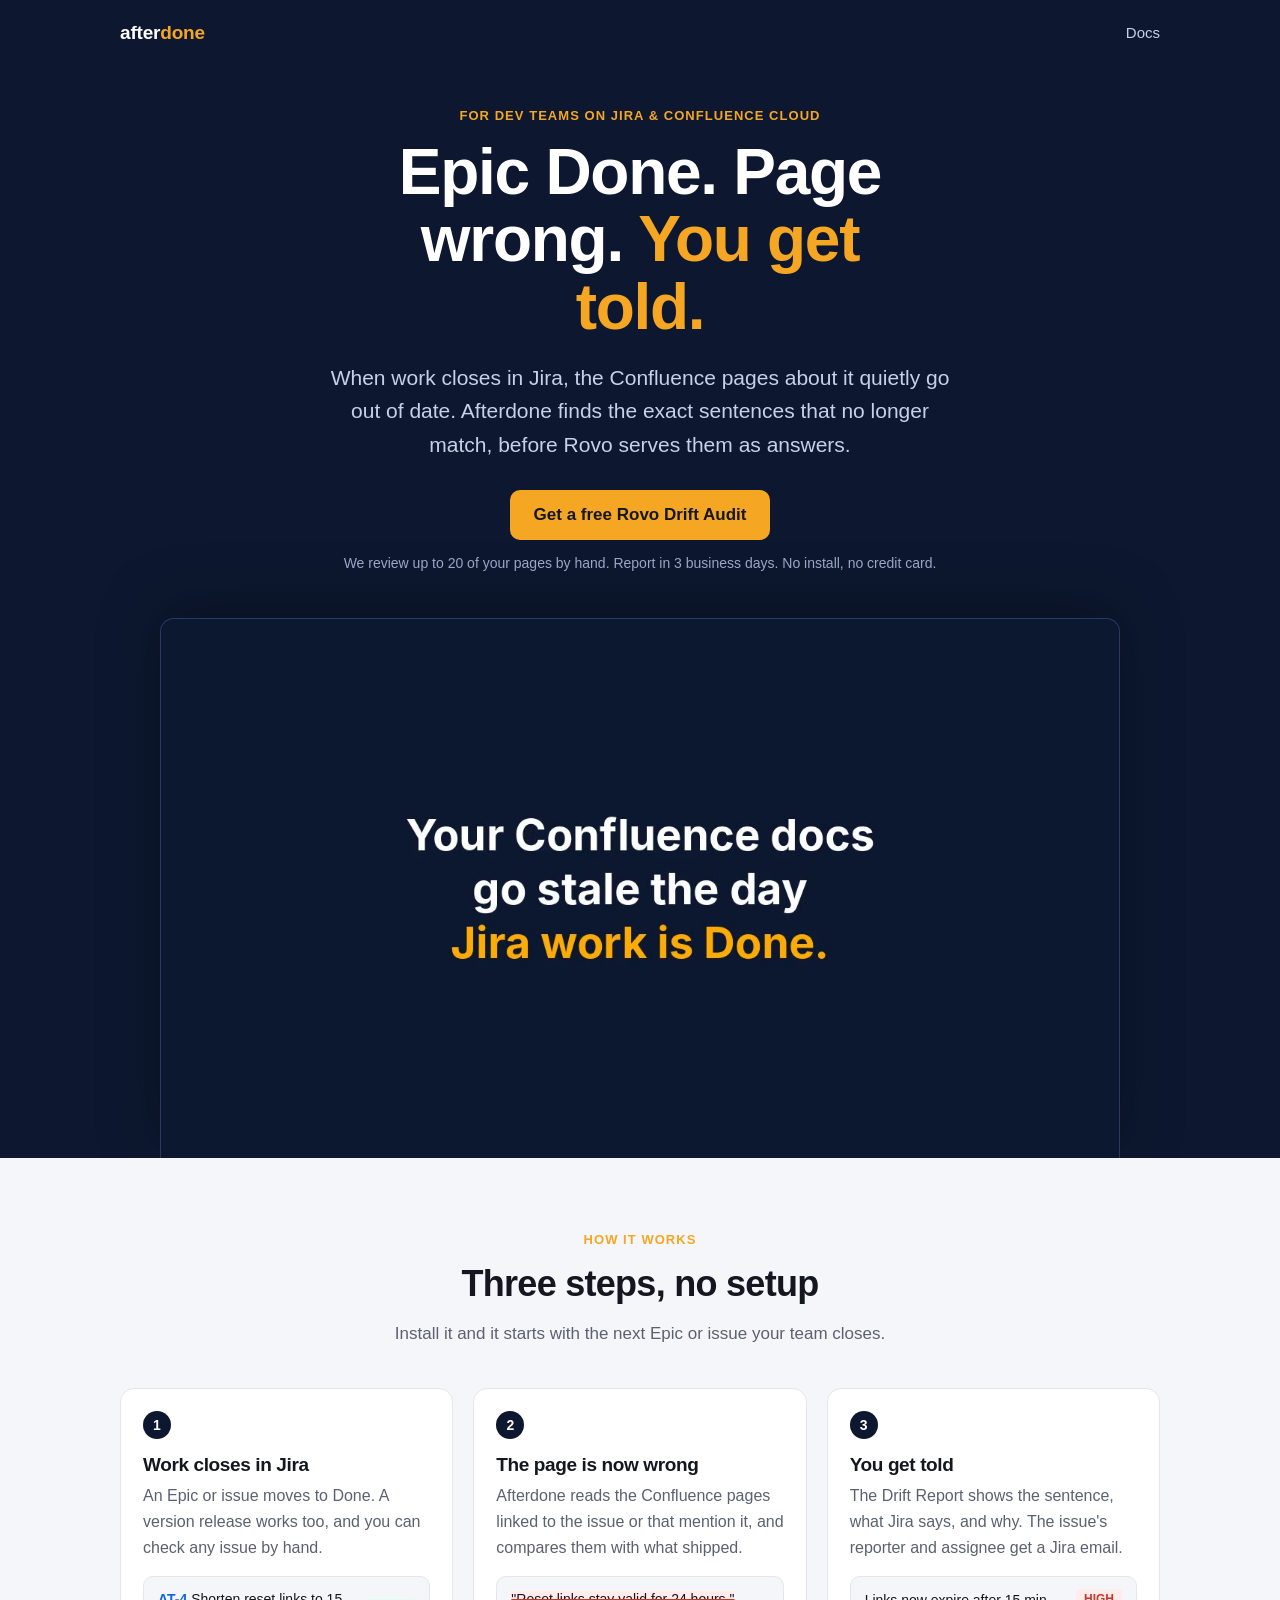
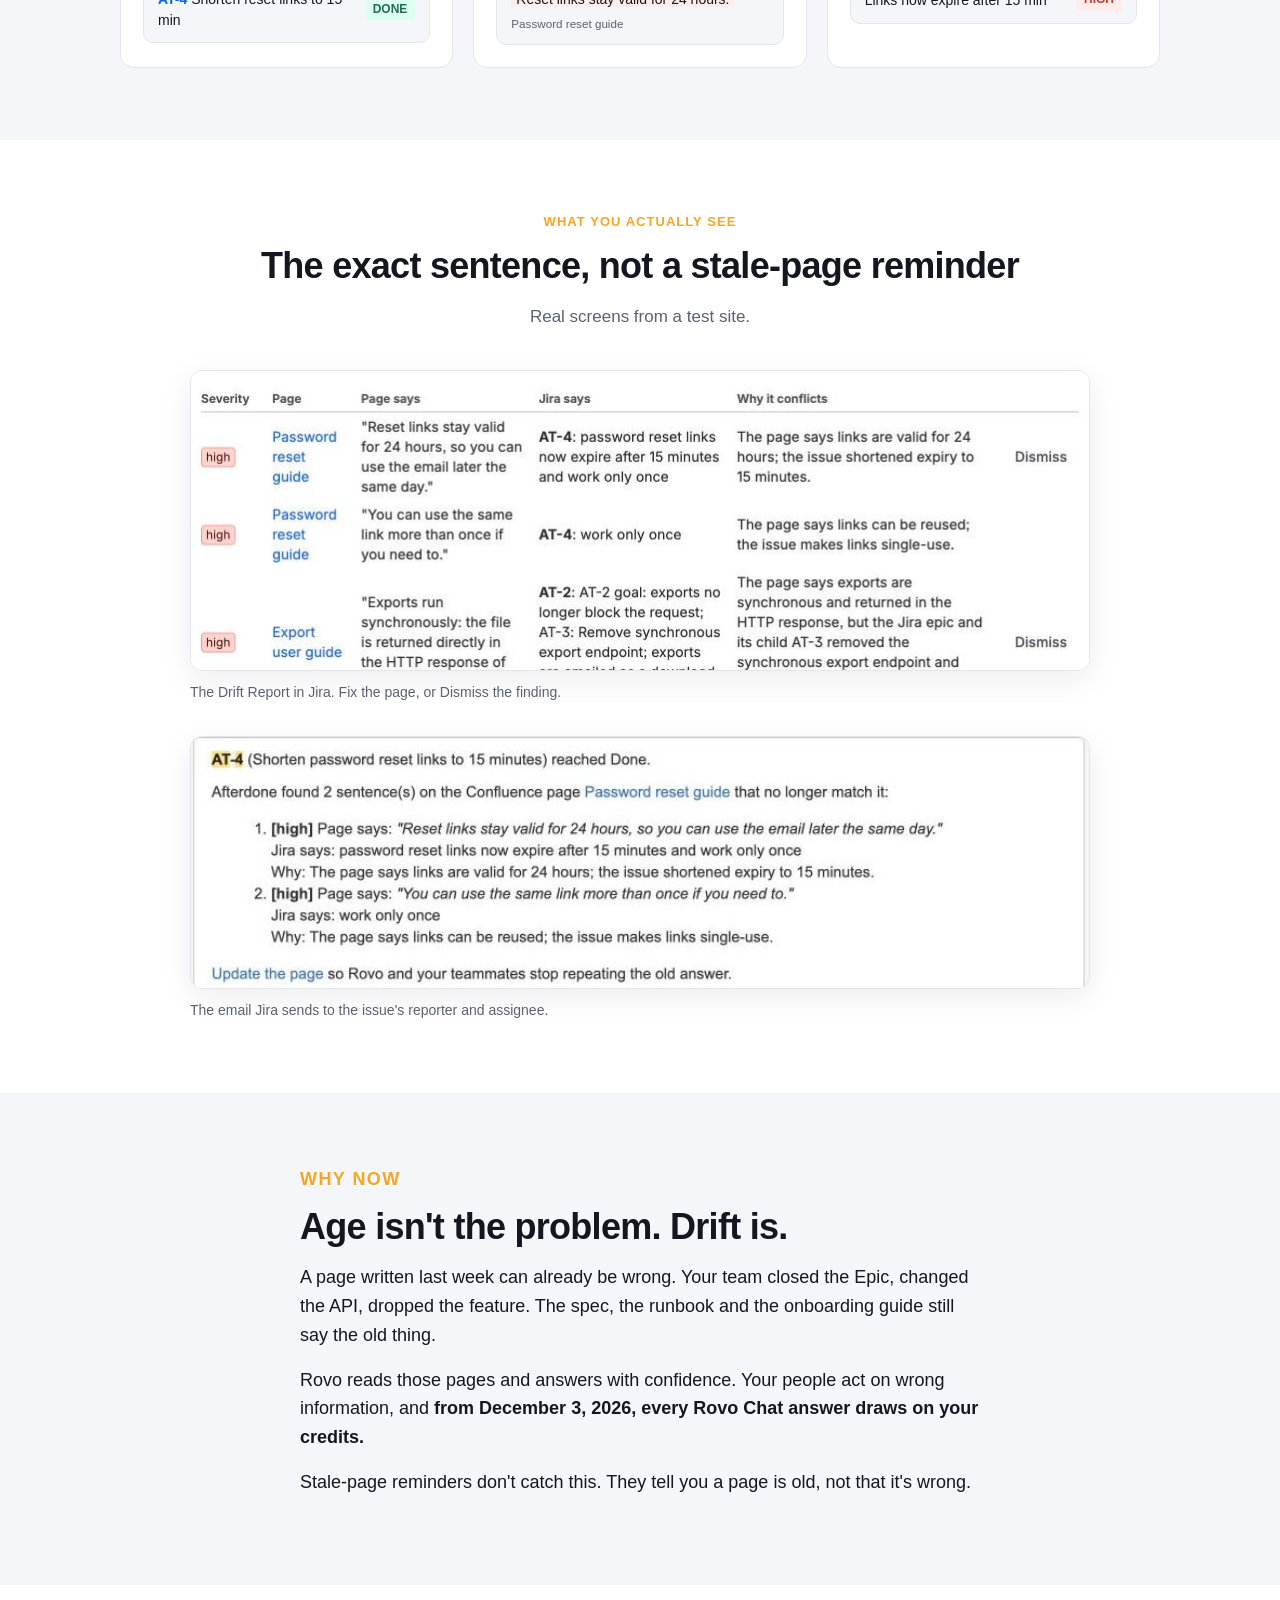
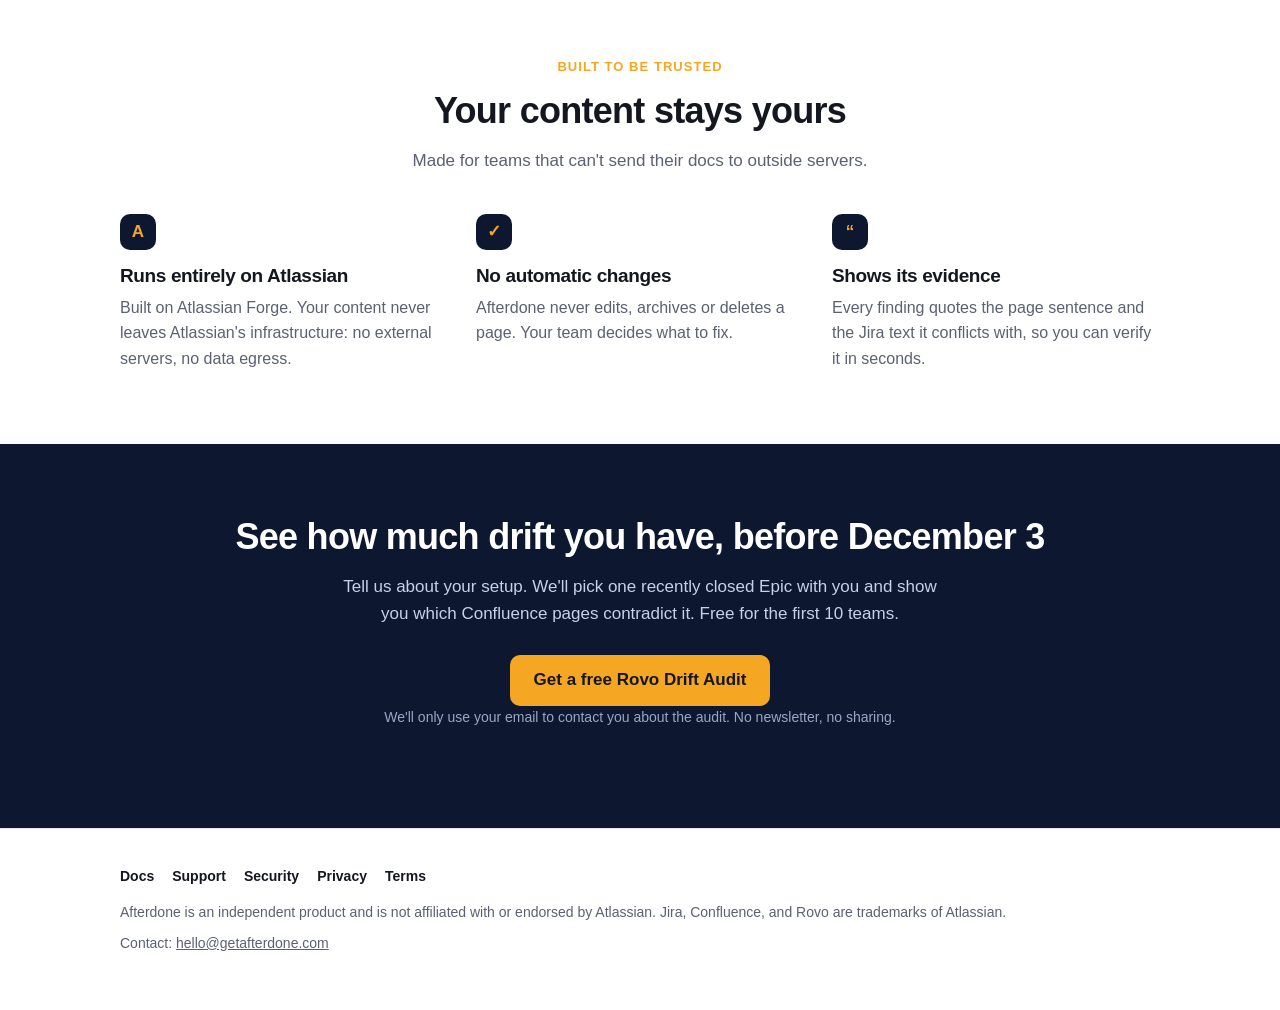
<file: index.html>
<!doctype html>
<html lang="en">
<head>
<meta charset="utf-8">
<meta name="viewport" content="width=device-width, initial-scale=1">
<title>Afterdone: catch Confluence pages that drift after Jira work ships</title>
<meta name="description" content="When an Epic moves to Done in Jira, Afterdone finds the Confluence sentences it made wrong and tells you, before Rovo quotes them. Runs entirely on Atlassian.">
<meta property="og:title" content="Afterdone: Epic Done. Page wrong. You get told.">
<meta property="og:description" content="Afterdone finds the Confluence sentences that Jira work made wrong, before Rovo quotes them.">
<meta property="og:image" content="https://getafterdone.com/media/drift-report.jpg">
<meta name="theme-color" content="#0d1830">
<style>
:root{--navy:#0d1830;--navy-2:#16244a;--ink:#14171f;--muted:#5b6170;--line:#e4e6eb;--bg:#fff;--soft:#f5f6f9;--amber:#f5a623;--amber-ink:#14171f;--red:#c9372c;--red-bg:#ffeceb;--green:#216e4e;--green-bg:#dcfff1}
*{box-sizing:border-box}
html{-webkit-text-size-adjust:100%}
body{margin:0;background:var(--bg);color:var(--ink);font:17px/1.6 -apple-system,BlinkMacSystemFont,"Segoe UI",Inter,Roboto,Helvetica,Arial,sans-serif}
img,video{max-width:100%;display:block}
a{color:inherit}
.wrap{max-width:1080px;margin:0 auto;padding:0 20px}
.narrow{max-width:720px}
.btn{display:inline-block;background:var(--amber);color:var(--amber-ink);text-decoration:none;font-weight:700;padding:15px 24px;border-radius:10px;line-height:1.2}
.btn:hover{filter:brightness(1.06)}
.btn:focus-visible{outline:3px solid #fff;outline-offset:3px}
.note{font-size:14px;color:var(--muted);margin:12px 0 0}
.eyebrow{font-size:13px;font-weight:700;letter-spacing:.08em;text-transform:uppercase;color:var(--amber);margin:0 0 12px}
h1,h2,h3{letter-spacing:-.02em;margin:0}
h2{font-size:clamp(26px,4vw,36px);line-height:1.15;margin-bottom:16px}
h3{font-size:19px;line-height:1.3;margin-bottom:6px}
p{margin:0 0 16px}

/* top */
.top{background:var(--navy);color:#fff}
.bar{display:flex;align-items:center;justify-content:space-between;padding:18px 0}
.logo{font-weight:800;font-size:19px;text-decoration:none;color:#fff;letter-spacing:-.01em}
.logo span{color:var(--amber)}
.bar .link{font-size:15px;color:#c8d0e6;text-decoration:none}
.bar .link:hover{color:#fff}
.hero{padding:40px 0 0;text-align:center}
.hero h1{font-size:clamp(36px,7vw,64px);line-height:1.05;margin:0 auto 20px;max-width:15ch}
.hero h1 em{font-style:normal;color:var(--amber)}
.hero .lead{font-size:clamp(18px,2.4vw,21px);color:#c8d0e6;max-width:640px;margin:0 auto 28px}
.hero .note{color:#9aa6c4}
.shot{margin:44px auto 0;max-width:960px;border-radius:14px 14px 0 0;overflow:hidden;box-shadow:0 -10px 60px rgba(0,0,0,.35);border:1px solid #2a3a66;border-bottom:0;background:var(--navy-2)}
.shot video{width:100%;height:auto;aspect-ratio:16/9;object-fit:cover}

/* flow */
section{padding:72px 0}
.soft{background:var(--soft)}
.center{text-align:center}
.center .sub{color:var(--muted);max-width:620px;margin:0 auto 40px}
.flow{display:grid;grid-template-columns:repeat(3,1fr);gap:20px;counter-reset:step}
.card{background:#fff;border:1px solid var(--line);border-radius:14px;padding:22px;text-align:left;position:relative}
.card .n{display:inline-flex;align-items:center;justify-content:center;width:28px;height:28px;border-radius:50%;background:var(--navy);color:#fff;font-weight:700;font-size:14px;margin-bottom:14px}
.card p{color:var(--muted);font-size:16px;margin:0 0 16px}
.mock{border:1px solid var(--line);border-radius:10px;padding:12px 14px;font-size:14px;line-height:1.45;background:var(--soft)}
.mock .row{display:flex;align-items:center;justify-content:space-between;gap:10px}
.key{font-weight:700;color:#0c66e4}
.lozenge{font-size:12px;font-weight:700;padding:2px 8px;border-radius:4px;text-transform:uppercase;white-space:nowrap}
.done{background:var(--green-bg);color:var(--green)}
.high{background:var(--red-bg);color:var(--red)}
.strike{background:var(--red-bg);text-decoration:line-through;text-decoration-color:var(--red)}
.mock small{display:block;color:var(--muted);margin-top:6px}

/* proof */
.proof{display:grid;grid-template-columns:1fr;gap:32px;max-width:900px;margin:0 auto}
figure{margin:0;min-width:0}
.frame{border:1px solid var(--line);border-radius:12px;overflow:hidden;background:#fff;box-shadow:0 8px 30px rgba(13,24,48,.08)}
.frame img{width:100%;height:auto}
figcaption{font-size:14px;color:var(--muted);margin-top:10px}

/* why */
.why{display:grid;grid-template-columns:repeat(3,1fr);gap:28px}
.why p{color:var(--muted);font-size:16px;margin:0}
.ico{width:36px;height:36px;border-radius:10px;background:var(--navy);color:var(--amber);display:flex;align-items:center;justify-content:center;font-weight:800;margin-bottom:14px}

/* problem */
.problem p{font-size:18px}
.problem strong{color:var(--ink)}

/* cta */
.cta{background:var(--navy);color:#fff;text-align:center}
.cta h2{color:#fff}
.cta p{color:#c8d0e6;max-width:600px;margin:0 auto 28px}
.cta .note{color:#9aa6c4}

footer{padding:36px 0 48px;font-size:14px;color:var(--muted);border-top:1px solid var(--line)}
footer nav{display:flex;flex-wrap:wrap;gap:6px 18px;margin-bottom:14px}
footer nav a{text-decoration:none;color:var(--ink);font-weight:600}
footer nav a:hover{text-decoration:underline}
footer p{margin:0 0 8px}

@media (max-width:860px){
  .flow,.why{grid-template-columns:1fr}
  .proof{grid-template-columns:1fr}
  section{padding:56px 0}
}
@media (max-width:480px){
  .wrap{padding:0 16px}
  .hero{padding-top:24px}
  .btn{display:block;text-align:center}
  .shot{margin-top:32px;border-radius:10px 10px 0 0}
  .frame{overflow-x:auto;-webkit-overflow-scrolling:touch}
  .frame img{width:640px;max-width:none}
  .proof figcaption::after{content:" Swipe to see more.";}
}
@media (prefers-reduced-motion:reduce){.shot video{display:none}.shot{background:url(media/afterdone-demo-poster.jpg) center/cover;aspect-ratio:16/9}}
</style>
</head>
<body>

<div class="top">
  <div class="wrap">
    <div class="bar">
      <a class="logo" href="/">after<span>done</span></a>
      <a class="link" href="/docs/">Docs</a>
    </div>
    <div class="hero">
      <p class="eyebrow">For dev teams on Jira &amp; Confluence Cloud</p>
      <h1>Epic Done. Page wrong. <em>You get told.</em></h1>
      <p class="lead">When work closes in Jira, the Confluence pages about it quietly go out of date. Afterdone finds the exact sentences that no longer match, before Rovo serves them as answers.</p>
      <a class="btn" href="https://tally.so/r/LDpX9y">Get a free Rovo Drift Audit</a>
      <p class="note">We review up to 20 of your pages by hand. Report in 3 business days. No install, no credit card.</p>
    </div>
    <div class="shot">
      <video autoplay muted loop playsinline preload="metadata" poster="media/afterdone-demo-poster.jpg" aria-label="57-second demo: an Epic moves to Done in Jira and Afterdone shows the Confluence sentences that now contradict it"><source src="media/afterdone-demo.mp4" type="video/mp4"></video>
    </div>
  </div>
</div>

<section class="soft">
  <div class="wrap center">
    <p class="eyebrow">How it works</p>
    <h2>Three steps, no setup</h2>
    <p class="sub">Install it and it starts with the next Epic or issue your team closes.</p>
    <div class="flow">
      <div class="card">
        <span class="n">1</span>
        <h3>Work closes in Jira</h3>
        <p>An Epic or issue moves to Done. A version release works too, and you can check any issue by hand.</p>
        <div class="mock"><div class="row"><span><span class="key">AT-4</span> Shorten reset links to 15 min</span><span class="lozenge done">Done</span></div></div>
      </div>
      <div class="card">
        <span class="n">2</span>
        <h3>The page is now wrong</h3>
        <p>Afterdone reads the Confluence pages linked to the issue or that mention it, and compares them with what shipped.</p>
        <div class="mock"><span class="strike">"Reset links stay valid for 24 hours."</span><small>Password reset guide</small></div>
      </div>
      <div class="card">
        <span class="n">3</span>
        <h3>You get told</h3>
        <p>The Drift Report shows the sentence, what Jira says, and why. The issue's reporter and assignee get a Jira email.</p>
        <div class="mock"><div class="row"><span>Links now expire after 15 min</span><span class="lozenge high">High</span></div></div>
      </div>
    </div>
  </div>
</section>

<section>
  <div class="wrap">
    <div class="center"><p class="eyebrow">What you actually see</p><h2>The exact sentence, not a stale-page reminder</h2><p class="sub">Real screens from a test site.</p></div>
    <div class="proof">
      <figure>
        <div class="frame"><img src="media/drift-report.jpg" width="900" height="300" loading="lazy" alt="Drift Report table: each row shows severity, the Confluence page, the sentence the page says, what Jira says, why it conflicts, and a Dismiss button"></div>
        <figcaption>The Drift Report in Jira. Fix the page, or Dismiss the finding.</figcaption>
      </figure>
      <figure>
        <div class="frame"><img src="media/jira-email.jpg" width="830" height="232" loading="lazy" alt="Jira email: AT-4 reached Done, and Afterdone found 2 sentences on the Password reset guide page that no longer match it"></div>
        <figcaption>The email Jira sends to the issue's reporter and assignee.</figcaption>
      </figure>
    </div>
  </div>
</section>

<section class="soft problem">
  <div class="wrap narrow">
    <p class="eyebrow">Why now</p>
    <h2>Age isn't the problem. Drift is.</h2>
    <p>A page written last week can already be wrong. Your team closed the Epic, changed the API, dropped the feature. The spec, the runbook and the onboarding guide still say the old thing.</p>
    <p>Rovo reads those pages and answers with confidence. Your people act on wrong information, and <strong>from December 3, 2026, every Rovo Chat answer draws on your credits.</strong></p>
    <p>Stale-page reminders don't catch this. They tell you a page is old, not that it's wrong.</p>
  </div>
</section>

<section>
  <div class="wrap">
    <div class="center"><p class="eyebrow">Built to be trusted</p><h2>Your content stays yours</h2><p class="sub">Made for teams that can't send their docs to outside servers.</p></div>
    <div class="why">
      <div><div class="ico">A</div><h3>Runs entirely on Atlassian</h3><p>Built on Atlassian Forge. Your content never leaves Atlassian's infrastructure: no external servers, no data egress.</p></div>
      <div><div class="ico">✓</div><h3>No automatic changes</h3><p>Afterdone never edits, archives or deletes a page. Your team decides what to fix.</p></div>
      <div><div class="ico">“</div><h3>Shows its evidence</h3><p>Every finding quotes the page sentence and the Jira text it conflicts with, so you can verify it in seconds.</p></div>
    </div>
  </div>
</section>

<section class="cta">
  <div class="wrap">
    <h2>See how much drift you have, before December 3</h2>
    <p>Tell us about your setup. We'll pick one recently closed Epic with you and show you which Confluence pages contradict it. Free for the first 10 teams.</p>
    <a class="btn" href="https://tally.so/r/LDpX9y">Get a free Rovo Drift Audit</a>
    <p class="note">We'll only use your email to contact you about the audit. No newsletter, no sharing.</p>
  </div>
</section>

<footer>
  <div class="wrap">
    <nav><a href="/docs/">Docs</a><a href="/support/">Support</a><a href="/security/">Security</a><a href="/privacy/">Privacy</a><a href="/terms/">Terms</a></nav>
    <p>Afterdone is an independent product and is not affiliated with or endorsed by Atlassian. Jira, Confluence, and Rovo are trademarks of Atlassian.</p>
    <p>Contact: <a href="mailto:hello@getafterdone.com">hello@getafterdone.com</a></p>
  </div>
</footer>
</body>
</html>
</file>
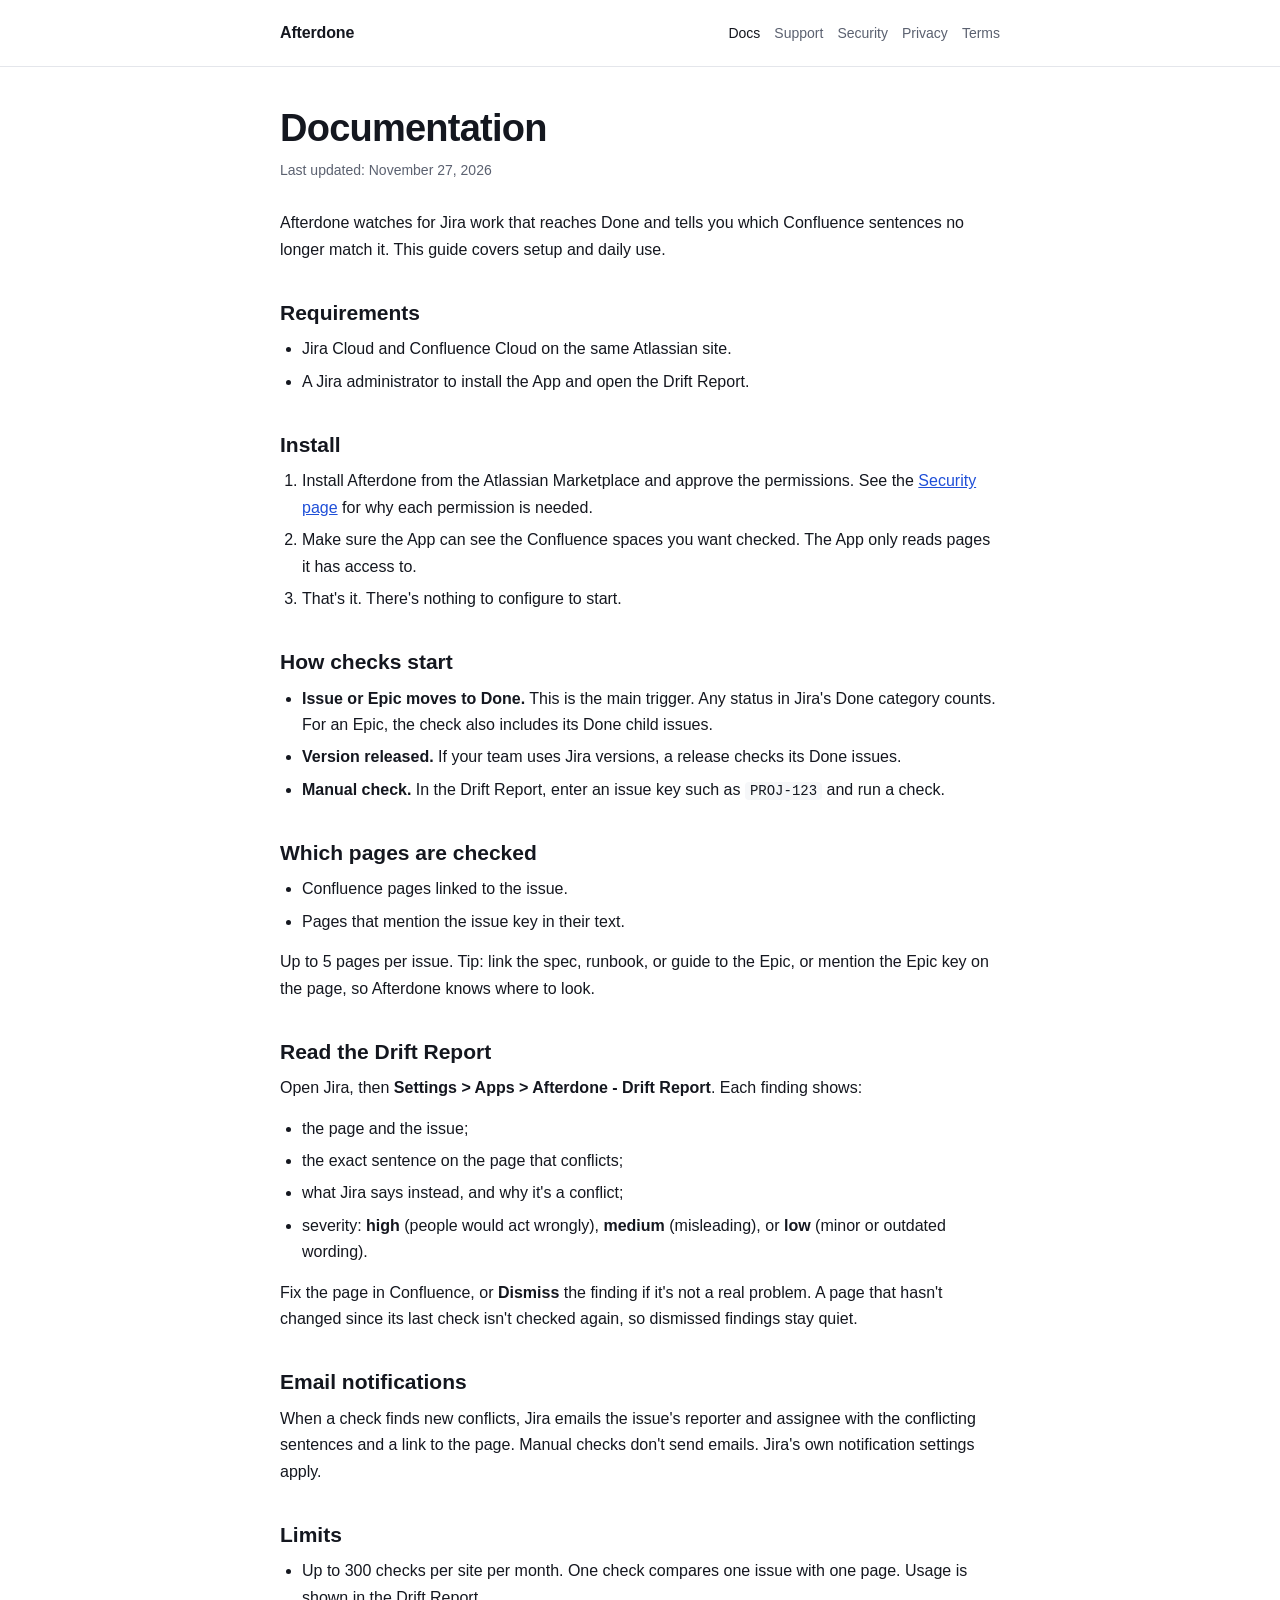
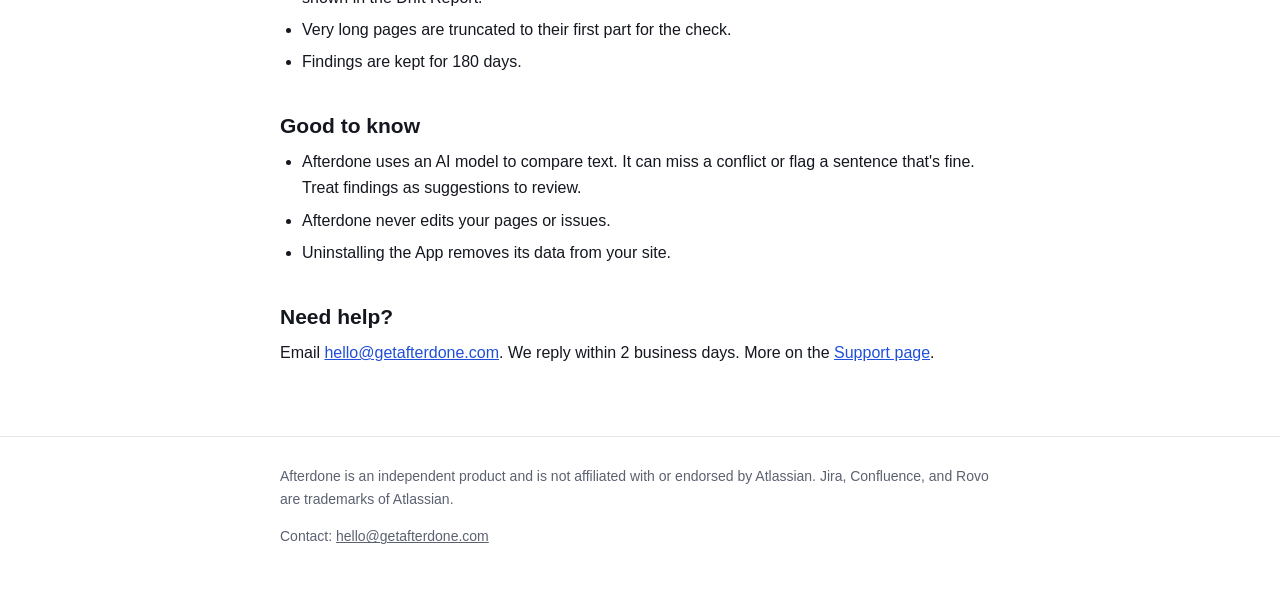
<file: docs/index.html>
<!doctype html>
<html lang="en">
<head>
<meta charset="utf-8">
<meta name="viewport" content="width=device-width, initial-scale=1">
<title>Documentation | Afterdone</title>
<meta name="description" content="Set up and use Afterdone: triggers, the Drift Report, notifications, and limits.">
<link rel="stylesheet" href="/assets/page.css">
</head>
<body>
<header><div class="wrap"><a class="logo" href="/">Afterdone</a><nav><a href="/docs/" aria-current="page">Docs</a><a href="/support/">Support</a><a href="/security/">Security</a><a href="/privacy/">Privacy</a><a href="/terms/">Terms</a></nav></div></header>
<main><div class="wrap">
<h1>Documentation</h1>
<p class="meta">Last updated: November 27, 2026</p>

<p>Afterdone watches for Jira work that reaches Done and tells you which Confluence sentences no longer match it. This guide covers setup and daily use.</p>

<h2>Requirements</h2>
<ul>
<li>Jira Cloud and Confluence Cloud on the same Atlassian site.</li>
<li>A Jira administrator to install the App and open the Drift Report.</li>
</ul>

<h2>Install</h2>
<ol>
<li>Install Afterdone from the Atlassian Marketplace and approve the permissions. See the <a href="/security/">Security page</a> for why each permission is needed.</li>
<li>Make sure the App can see the Confluence spaces you want checked. The App only reads pages it has access to.</li>
<li>That's it. There's nothing to configure to start.</li>
</ol>

<h2>How checks start</h2>
<ul>
<li><strong>Issue or Epic moves to Done.</strong> This is the main trigger. Any status in Jira's Done category counts. For an Epic, the check also includes its Done child issues.</li>
<li><strong>Version released.</strong> If your team uses Jira versions, a release checks its Done issues.</li>
<li><strong>Manual check.</strong> In the Drift Report, enter an issue key such as <code>PROJ-123</code> and run a check.</li>
</ul>

<h2>Which pages are checked</h2>
<ul>
<li>Confluence pages linked to the issue.</li>
<li>Pages that mention the issue key in their text.</li>
</ul>
<p>Up to 5 pages per issue. Tip: link the spec, runbook, or guide to the Epic, or mention the Epic key on the page, so Afterdone knows where to look.</p>

<h2>Read the Drift Report</h2>
<p>Open Jira, then <strong>Settings &gt; Apps &gt; Afterdone - Drift Report</strong>. Each finding shows:</p>
<ul>
<li>the page and the issue;</li>
<li>the exact sentence on the page that conflicts;</li>
<li>what Jira says instead, and why it's a conflict;</li>
<li>severity: <strong>high</strong> (people would act wrongly), <strong>medium</strong> (misleading), or <strong>low</strong> (minor or outdated wording).</li>
</ul>
<p>Fix the page in Confluence, or <strong>Dismiss</strong> the finding if it's not a real problem. A page that hasn't changed since its last check isn't checked again, so dismissed findings stay quiet.</p>

<h2>Email notifications</h2>
<p>When a check finds new conflicts, Jira emails the issue's reporter and assignee with the conflicting sentences and a link to the page. Manual checks don't send emails. Jira's own notification settings apply.</p>

<h2>Limits</h2>
<ul>
<li>Up to 300 checks per site per month. One check compares one issue with one page. Usage is shown in the Drift Report.</li>
<li>Very long pages are truncated to their first part for the check.</li>
<li>Findings are kept for 180 days.</li>
</ul>

<h2>Good to know</h2>
<ul>
<li>Afterdone uses an AI model to compare text. It can miss a conflict or flag a sentence that's fine. Treat findings as suggestions to review.</li>
<li>Afterdone never edits your pages or issues.</li>
<li>Uninstalling the App removes its data from your site.</li>
</ul>

<h2>Need help?</h2>
<p>Email <a href="mailto:hello@getafterdone.com">hello@getafterdone.com</a>. We reply within 2 business days. More on the <a href="/support/">Support page</a>.</p>
</div></main>
<footer><div class="wrap">
<p>Afterdone is an independent product and is not affiliated with or endorsed by Atlassian. Jira, Confluence, and Rovo are trademarks of Atlassian.</p>
<p>Contact: <a href="mailto:hello@getafterdone.com">hello@getafterdone.com</a></p>
</div></footer>
</body>
</html>
</file>
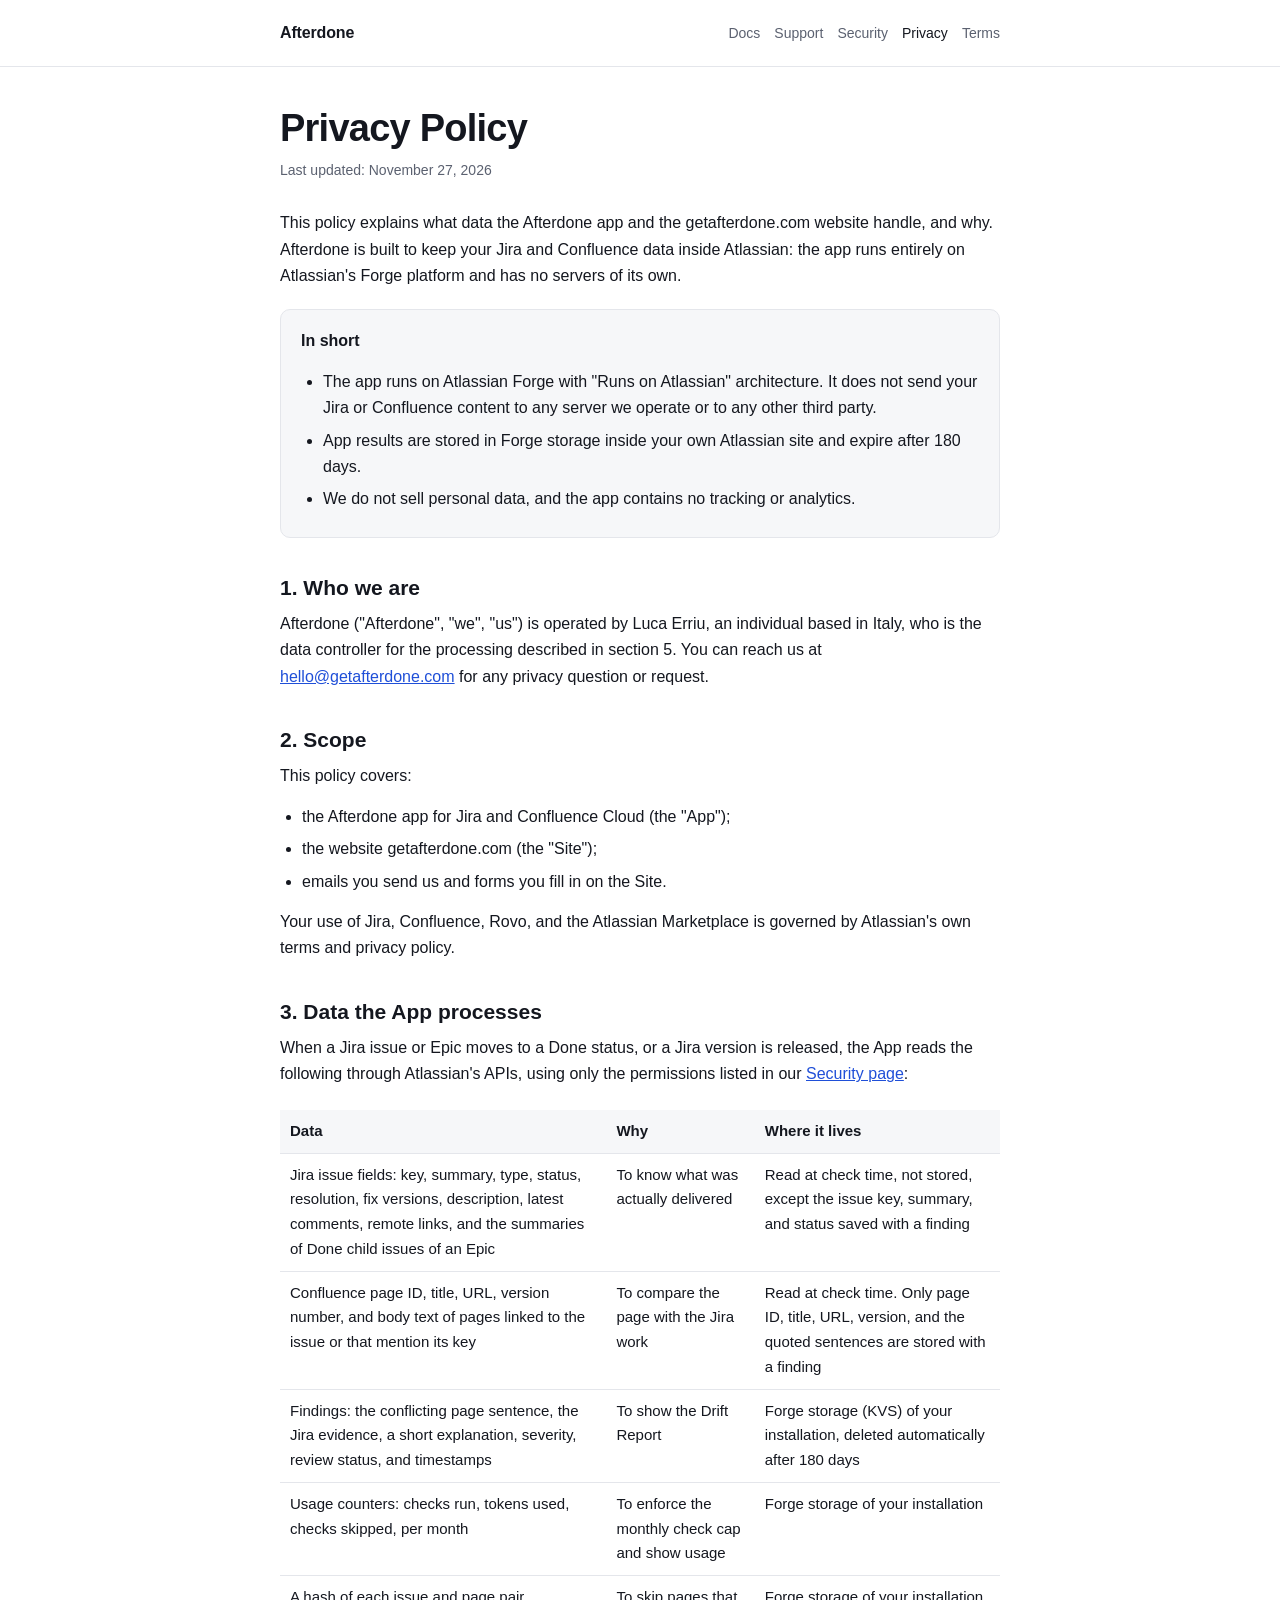
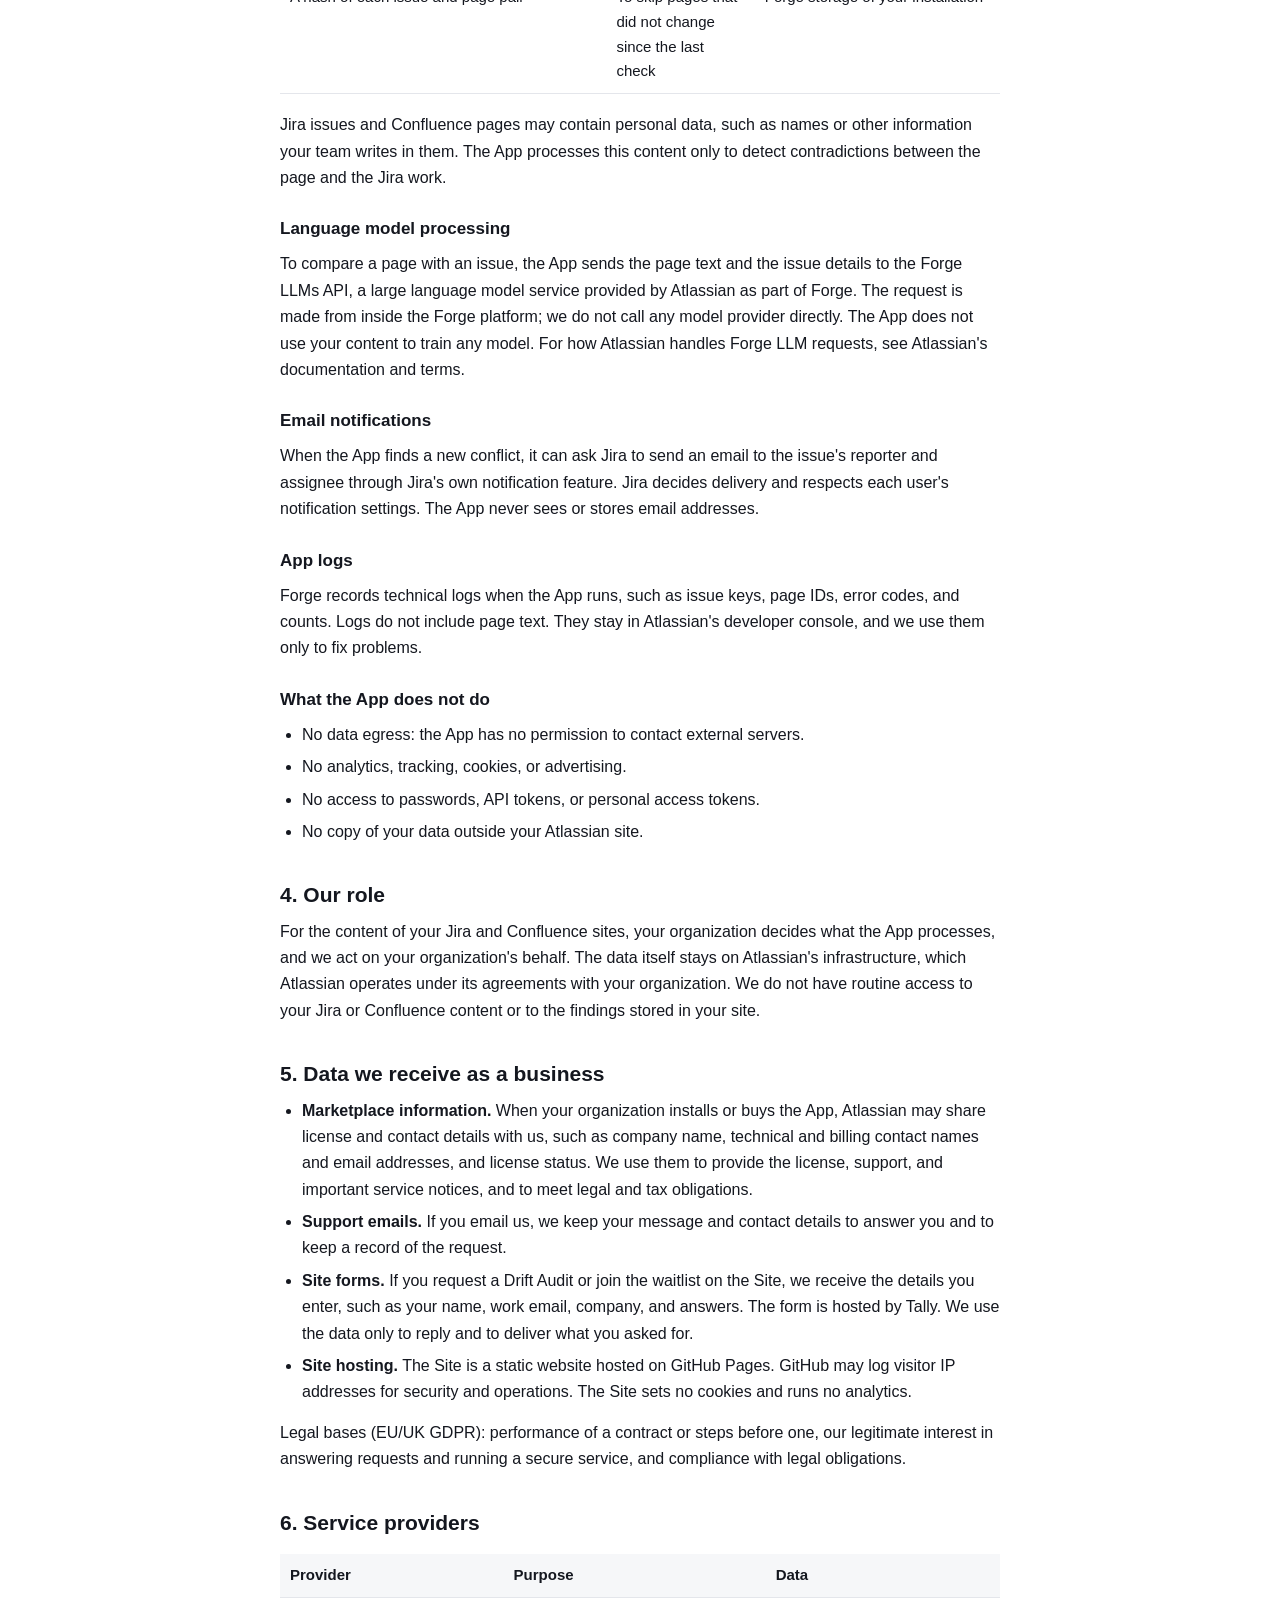
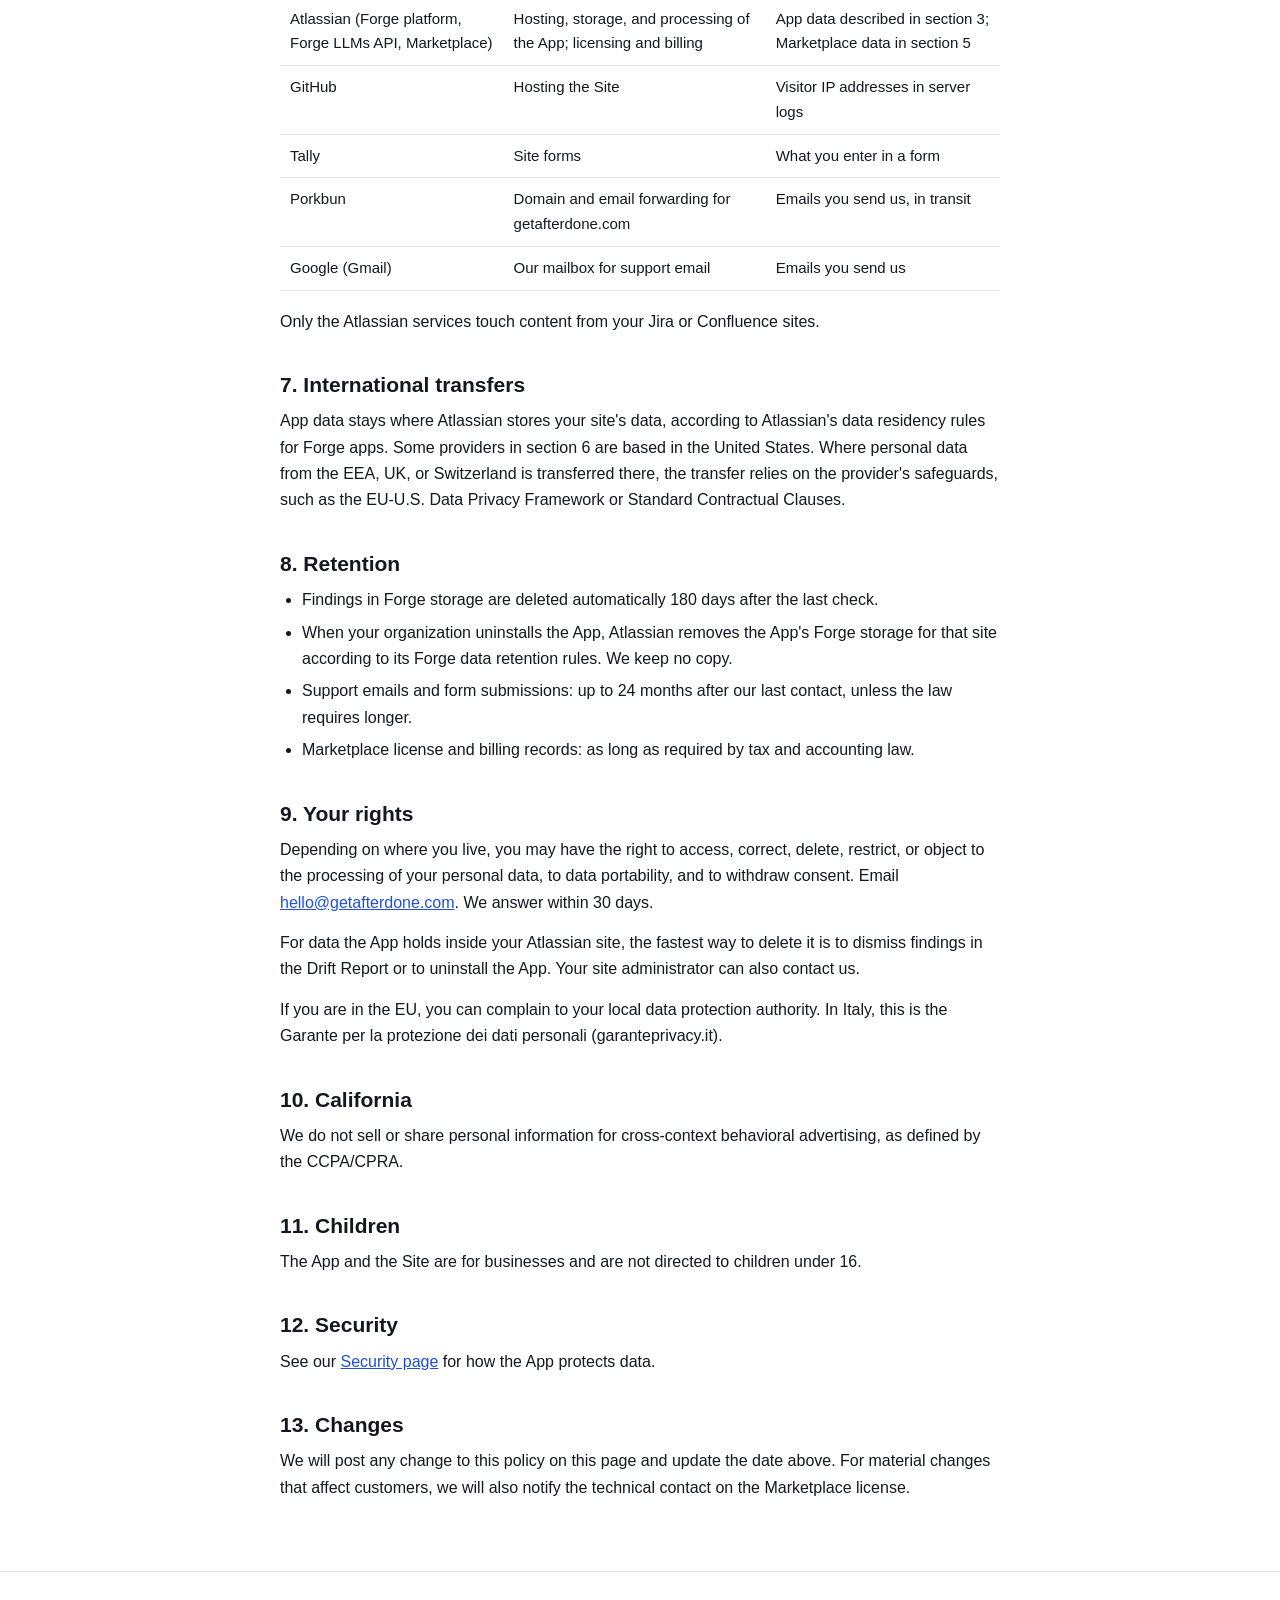
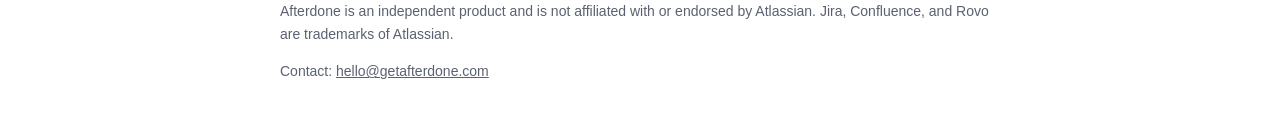
<file: privacy/index.html>
<!doctype html>
<html lang="en">
<head>
<meta charset="utf-8">
<meta name="viewport" content="width=device-width, initial-scale=1">
<title>Privacy Policy | Afterdone</title>
<meta name="description" content="How the Afterdone app and getafterdone.com handle data. The app runs on Atlassian Forge and keeps your data inside Atlassian.">
<link rel="stylesheet" href="/assets/page.css">
</head>
<body>
<header><div class="wrap"><a class="logo" href="/">Afterdone</a><nav><a href="/docs/">Docs</a><a href="/support/">Support</a><a href="/security/">Security</a><a href="/privacy/" aria-current="page">Privacy</a><a href="/terms/">Terms</a></nav></div></header>
<main><div class="wrap">
<h1>Privacy Policy</h1>
<p class="meta">Last updated: November 27, 2026</p>

<p>This policy explains what data the Afterdone app and the getafterdone.com website handle, and why. Afterdone is built to keep your Jira and Confluence data inside Atlassian: the app runs entirely on Atlassian's Forge platform and has no servers of its own.</p>

<div class="box">
<p><strong>In short</strong></p>
<ul>
<li>The app runs on Atlassian Forge with "Runs on Atlassian" architecture. It does not send your Jira or Confluence content to any server we operate or to any other third party.</li>
<li>App results are stored in Forge storage inside your own Atlassian site and expire after 180 days.</li>
<li>We do not sell personal data, and the app contains no tracking or analytics.</li>
</ul>
</div>

<h2>1. Who we are</h2>
<p>Afterdone ("Afterdone", "we", "us") is operated by Luca Erriu, an individual based in Italy, who is the data controller for the processing described in section 5. You can reach us at <a href="mailto:hello@getafterdone.com">hello@getafterdone.com</a> for any privacy question or request.</p>

<h2>2. Scope</h2>
<p>This policy covers:</p>
<ul>
<li>the Afterdone app for Jira and Confluence Cloud (the "App");</li>
<li>the website getafterdone.com (the "Site");</li>
<li>emails you send us and forms you fill in on the Site.</li>
</ul>
<p>Your use of Jira, Confluence, Rovo, and the Atlassian Marketplace is governed by Atlassian's own terms and privacy policy.</p>

<h2>3. Data the App processes</h2>
<p>When a Jira issue or Epic moves to a Done status, or a Jira version is released, the App reads the following through Atlassian's APIs, using only the permissions listed in our <a href="/security/">Security page</a>:</p>

<div class="tbl"><table>
<tr><th>Data</th><th>Why</th><th>Where it lives</th></tr>
<tr><td>Jira issue fields: key, summary, type, status, resolution, fix versions, description, latest comments, remote links, and the summaries of Done child issues of an Epic</td><td>To know what was actually delivered</td><td>Read at check time, not stored, except the issue key, summary, and status saved with a finding</td></tr>
<tr><td>Confluence page ID, title, URL, version number, and body text of pages linked to the issue or that mention its key</td><td>To compare the page with the Jira work</td><td>Read at check time. Only page ID, title, URL, version, and the quoted sentences are stored with a finding</td></tr>
<tr><td>Findings: the conflicting page sentence, the Jira evidence, a short explanation, severity, review status, and timestamps</td><td>To show the Drift Report</td><td>Forge storage (KVS) of your installation, deleted automatically after 180 days</td></tr>
<tr><td>Usage counters: checks run, tokens used, checks skipped, per month</td><td>To enforce the monthly check cap and show usage</td><td>Forge storage of your installation</td></tr>
<tr><td>A hash of each issue and page pair</td><td>To skip pages that did not change since the last check</td><td>Forge storage of your installation</td></tr>
</table></div>

<p>Jira issues and Confluence pages may contain personal data, such as names or other information your team writes in them. The App processes this content only to detect contradictions between the page and the Jira work.</p>

<h3>Language model processing</h3>
<p>To compare a page with an issue, the App sends the page text and the issue details to the Forge LLMs API, a large language model service provided by Atlassian as part of Forge. The request is made from inside the Forge platform; we do not call any model provider directly. The App does not use your content to train any model. For how Atlassian handles Forge LLM requests, see Atlassian's documentation and terms.</p>

<h3>Email notifications</h3>
<p>When the App finds a new conflict, it can ask Jira to send an email to the issue's reporter and assignee through Jira's own notification feature. Jira decides delivery and respects each user's notification settings. The App never sees or stores email addresses.</p>

<h3>App logs</h3>
<p>Forge records technical logs when the App runs, such as issue keys, page IDs, error codes, and counts. Logs do not include page text. They stay in Atlassian's developer console, and we use them only to fix problems.</p>

<h3>What the App does not do</h3>
<ul>
<li>No data egress: the App has no permission to contact external servers.</li>
<li>No analytics, tracking, cookies, or advertising.</li>
<li>No access to passwords, API tokens, or personal access tokens.</li>
<li>No copy of your data outside your Atlassian site.</li>
</ul>

<h2>4. Our role</h2>
<p>For the content of your Jira and Confluence sites, your organization decides what the App processes, and we act on your organization's behalf. The data itself stays on Atlassian's infrastructure, which Atlassian operates under its agreements with your organization. We do not have routine access to your Jira or Confluence content or to the findings stored in your site.</p>

<h2>5. Data we receive as a business</h2>
<ul>
<li><strong>Marketplace information.</strong> When your organization installs or buys the App, Atlassian may share license and contact details with us, such as company name, technical and billing contact names and email addresses, and license status. We use them to provide the license, support, and important service notices, and to meet legal and tax obligations.</li>
<li><strong>Support emails.</strong> If you email us, we keep your message and contact details to answer you and to keep a record of the request.</li>
<li><strong>Site forms.</strong> If you request a Drift Audit or join the waitlist on the Site, we receive the details you enter, such as your name, work email, company, and answers. The form is hosted by Tally. We use the data only to reply and to deliver what you asked for.</li>
<li><strong>Site hosting.</strong> The Site is a static website hosted on GitHub Pages. GitHub may log visitor IP addresses for security and operations. The Site sets no cookies and runs no analytics.</li>
</ul>
<p>Legal bases (EU/UK GDPR): performance of a contract or steps before one, our legitimate interest in answering requests and running a secure service, and compliance with legal obligations.</p>

<h2>6. Service providers</h2>
<div class="tbl"><table>
<tr><th>Provider</th><th>Purpose</th><th>Data</th></tr>
<tr><td>Atlassian (Forge platform, Forge LLMs API, Marketplace)</td><td>Hosting, storage, and processing of the App; licensing and billing</td><td>App data described in section 3; Marketplace data in section 5</td></tr>
<tr><td>GitHub</td><td>Hosting the Site</td><td>Visitor IP addresses in server logs</td></tr>
<tr><td>Tally</td><td>Site forms</td><td>What you enter in a form</td></tr>
<tr><td>Porkbun</td><td>Domain and email forwarding for getafterdone.com</td><td>Emails you send us, in transit</td></tr>
<tr><td>Google (Gmail)</td><td>Our mailbox for support email</td><td>Emails you send us</td></tr>
</table></div>
<p>Only the Atlassian services touch content from your Jira or Confluence sites.</p>

<h2>7. International transfers</h2>
<p>App data stays where Atlassian stores your site's data, according to Atlassian's data residency rules for Forge apps. Some providers in section 6 are based in the United States. Where personal data from the EEA, UK, or Switzerland is transferred there, the transfer relies on the provider's safeguards, such as the EU-U.S. Data Privacy Framework or Standard Contractual Clauses.</p>

<h2>8. Retention</h2>
<ul>
<li>Findings in Forge storage are deleted automatically 180 days after the last check.</li>
<li>When your organization uninstalls the App, Atlassian removes the App's Forge storage for that site according to its Forge data retention rules. We keep no copy.</li>
<li>Support emails and form submissions: up to 24 months after our last contact, unless the law requires longer.</li>
<li>Marketplace license and billing records: as long as required by tax and accounting law.</li>
</ul>

<h2>9. Your rights</h2>
<p>Depending on where you live, you may have the right to access, correct, delete, restrict, or object to the processing of your personal data, to data portability, and to withdraw consent. Email <a href="mailto:hello@getafterdone.com">hello@getafterdone.com</a>. We answer within 30 days.</p>
<p>For data the App holds inside your Atlassian site, the fastest way to delete it is to dismiss findings in the Drift Report or to uninstall the App. Your site administrator can also contact us.</p>
<p>If you are in the EU, you can complain to your local data protection authority. In Italy, this is the Garante per la protezione dei dati personali (garanteprivacy.it).</p>

<h2>10. California</h2>
<p>We do not sell or share personal information for cross-context behavioral advertising, as defined by the CCPA/CPRA.</p>

<h2>11. Children</h2>
<p>The App and the Site are for businesses and are not directed to children under 16.</p>

<h2>12. Security</h2>
<p>See our <a href="/security/">Security page</a> for how the App protects data.</p>

<h2>13. Changes</h2>
<p>We will post any change to this policy on this page and update the date above. For material changes that affect customers, we will also notify the technical contact on the Marketplace license.</p>
</div></main>
<footer><div class="wrap">
<p>Afterdone is an independent product and is not affiliated with or endorsed by Atlassian. Jira, Confluence, and Rovo are trademarks of Atlassian.</p>
<p>Contact: <a href="mailto:hello@getafterdone.com">hello@getafterdone.com</a></p>
</div></footer>
</body>
</html>
</file>
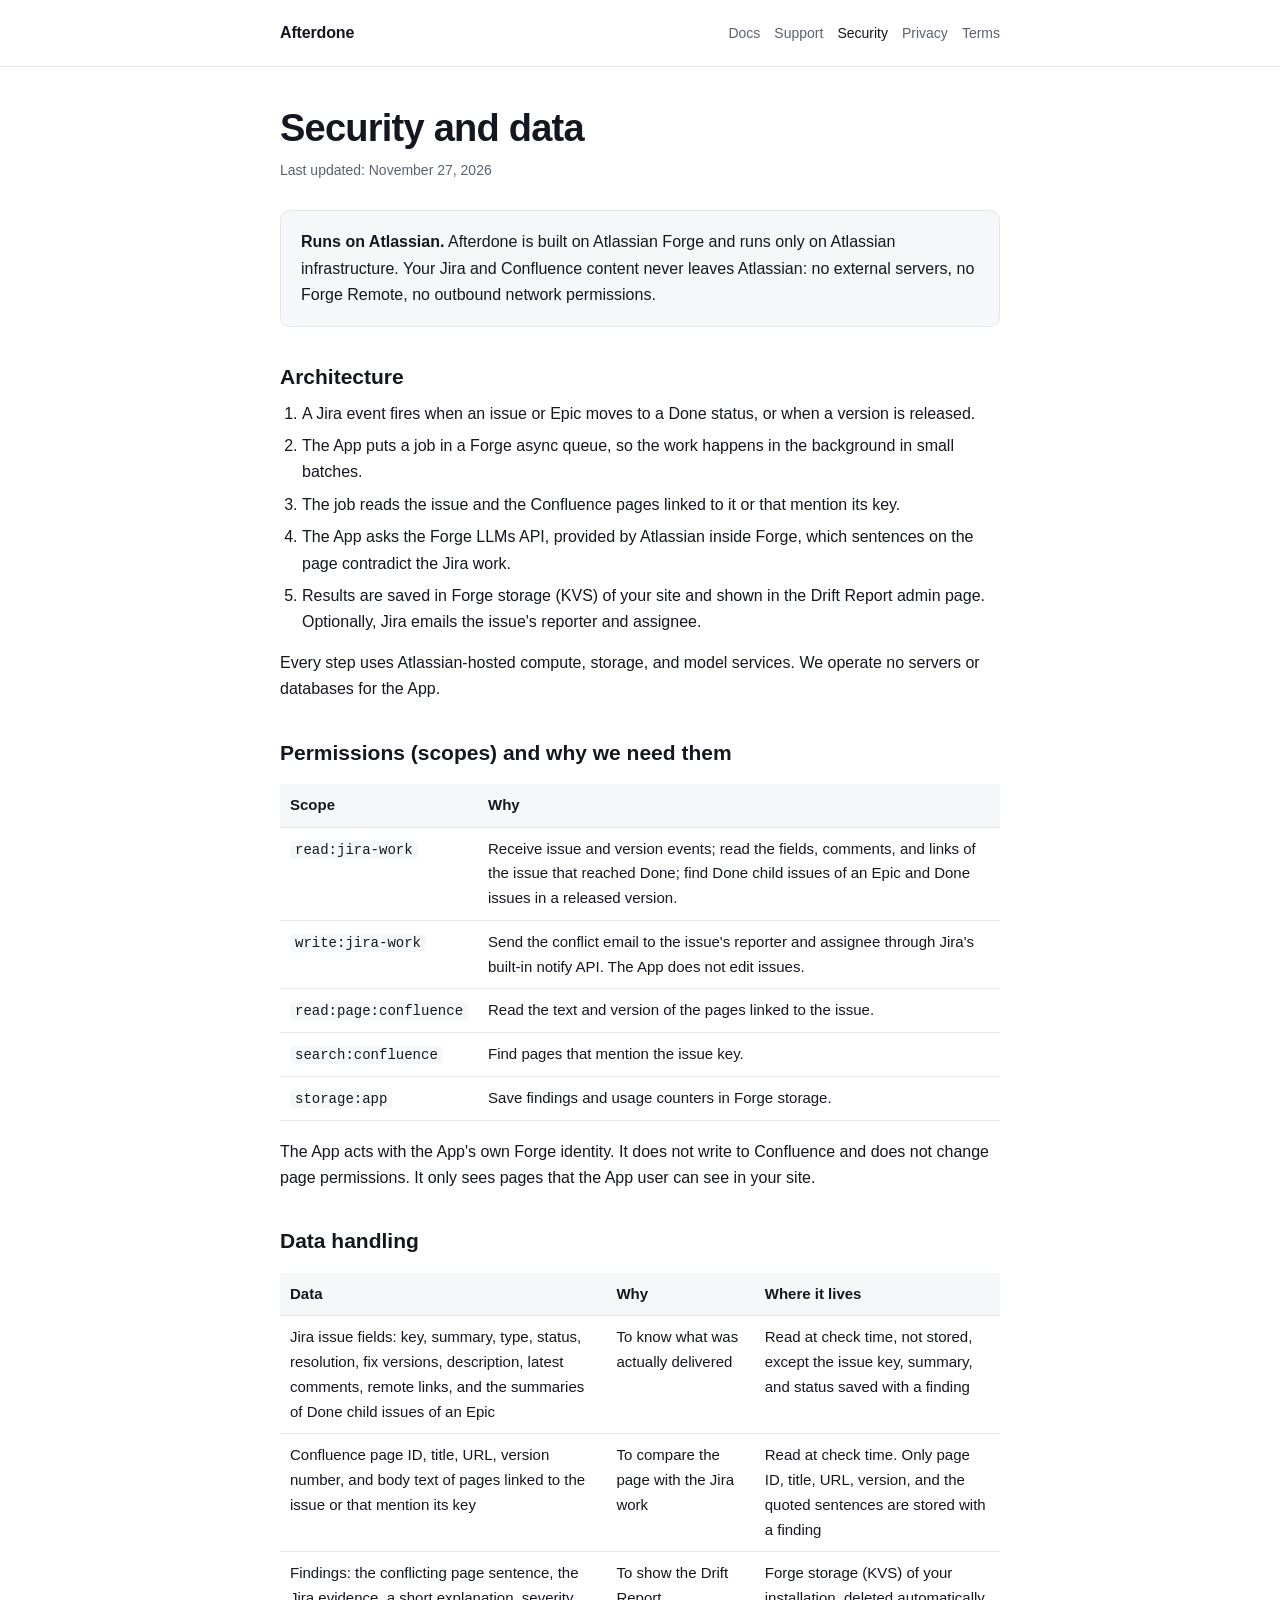
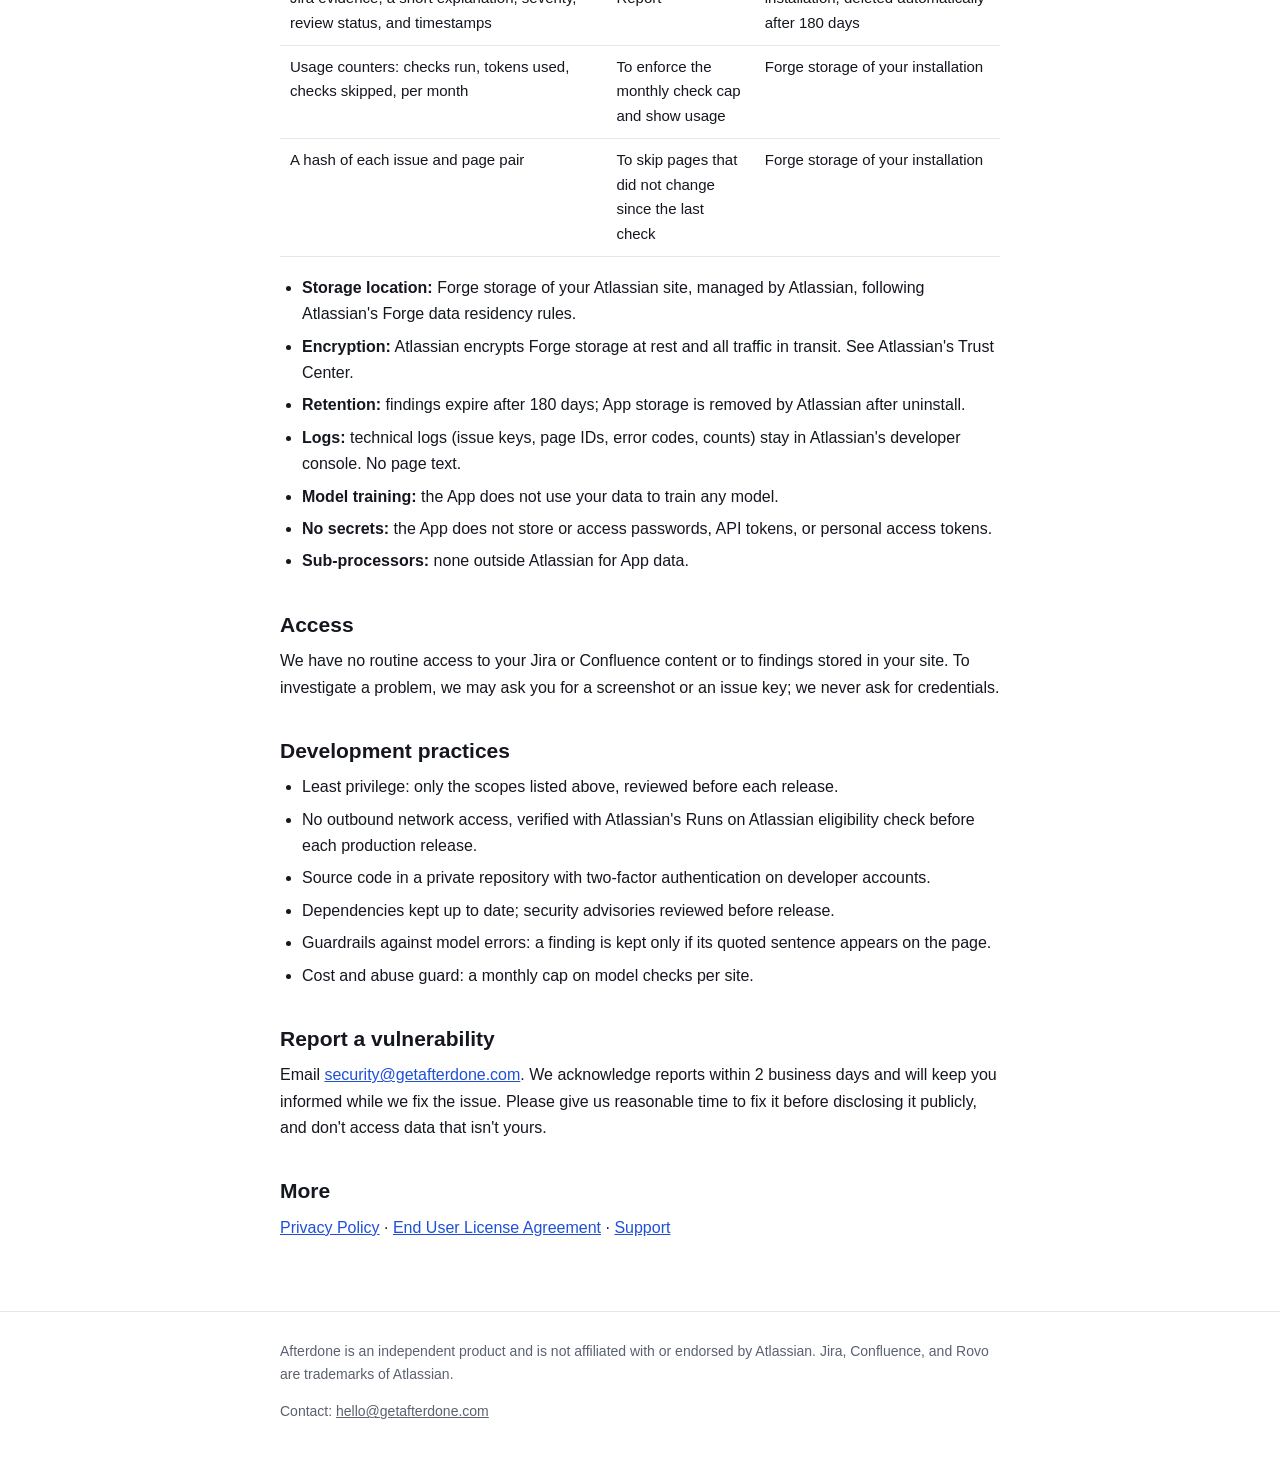
<file: security/index.html>
<!doctype html>
<html lang="en">
<head>
<meta charset="utf-8">
<meta name="viewport" content="width=device-width, initial-scale=1">
<title>Security and data | Afterdone</title>
<meta name="description" content="Afterdone runs on Atlassian Forge with no data egress. Scopes, data handling, and vulnerability reporting.">
<link rel="stylesheet" href="/assets/page.css">
</head>
<body>
<header><div class="wrap"><a class="logo" href="/">Afterdone</a><nav><a href="/docs/">Docs</a><a href="/support/">Support</a><a href="/security/" aria-current="page">Security</a><a href="/privacy/">Privacy</a><a href="/terms/">Terms</a></nav></div></header>
<main><div class="wrap">
<h1>Security and data</h1>
<p class="meta">Last updated: November 27, 2026</p>

<div class="box">
<p><strong>Runs on Atlassian.</strong> Afterdone is built on Atlassian Forge and runs only on Atlassian infrastructure. Your Jira and Confluence content never leaves Atlassian: no external servers, no Forge Remote, no outbound network permissions.</p>
</div>

<h2>Architecture</h2>
<ol>
<li>A Jira event fires when an issue or Epic moves to a Done status, or when a version is released.</li>
<li>The App puts a job in a Forge async queue, so the work happens in the background in small batches.</li>
<li>The job reads the issue and the Confluence pages linked to it or that mention its key.</li>
<li>The App asks the Forge LLMs API, provided by Atlassian inside Forge, which sentences on the page contradict the Jira work.</li>
<li>Results are saved in Forge storage (KVS) of your site and shown in the Drift Report admin page. Optionally, Jira emails the issue's reporter and assignee.</li>
</ol>
<p>Every step uses Atlassian-hosted compute, storage, and model services. We operate no servers or databases for the App.</p>

<h2>Permissions (scopes) and why we need them</h2>
<div class="tbl"><table>
<tr><th>Scope</th><th>Why</th></tr>
<tr><td><code>read:jira-work</code></td><td>Receive issue and version events; read the fields, comments, and links of the issue that reached Done; find Done child issues of an Epic and Done issues in a released version.</td></tr>
<tr><td><code>write:jira-work</code></td><td>Send the conflict email to the issue's reporter and assignee through Jira's built-in notify API. The App does not edit issues.</td></tr>
<tr><td><code>read:page:confluence</code></td><td>Read the text and version of the pages linked to the issue.</td></tr>
<tr><td><code>search:confluence</code></td><td>Find pages that mention the issue key.</td></tr>
<tr><td><code>storage:app</code></td><td>Save findings and usage counters in Forge storage.</td></tr>
</table></div>
<p>The App acts with the App's own Forge identity. It does not write to Confluence and does not change page permissions. It only sees pages that the App user can see in your site.</p>

<h2>Data handling</h2>

<div class="tbl"><table>
<tr><th>Data</th><th>Why</th><th>Where it lives</th></tr>
<tr><td>Jira issue fields: key, summary, type, status, resolution, fix versions, description, latest comments, remote links, and the summaries of Done child issues of an Epic</td><td>To know what was actually delivered</td><td>Read at check time, not stored, except the issue key, summary, and status saved with a finding</td></tr>
<tr><td>Confluence page ID, title, URL, version number, and body text of pages linked to the issue or that mention its key</td><td>To compare the page with the Jira work</td><td>Read at check time. Only page ID, title, URL, version, and the quoted sentences are stored with a finding</td></tr>
<tr><td>Findings: the conflicting page sentence, the Jira evidence, a short explanation, severity, review status, and timestamps</td><td>To show the Drift Report</td><td>Forge storage (KVS) of your installation, deleted automatically after 180 days</td></tr>
<tr><td>Usage counters: checks run, tokens used, checks skipped, per month</td><td>To enforce the monthly check cap and show usage</td><td>Forge storage of your installation</td></tr>
<tr><td>A hash of each issue and page pair</td><td>To skip pages that did not change since the last check</td><td>Forge storage of your installation</td></tr>
</table></div>

<ul>
<li><strong>Storage location:</strong> Forge storage of your Atlassian site, managed by Atlassian, following Atlassian's Forge data residency rules.</li>
<li><strong>Encryption:</strong> Atlassian encrypts Forge storage at rest and all traffic in transit. See Atlassian's Trust Center.</li>
<li><strong>Retention:</strong> findings expire after 180 days; App storage is removed by Atlassian after uninstall.</li>
<li><strong>Logs:</strong> technical logs (issue keys, page IDs, error codes, counts) stay in Atlassian's developer console. No page text.</li>
<li><strong>Model training:</strong> the App does not use your data to train any model.</li>
<li><strong>No secrets:</strong> the App does not store or access passwords, API tokens, or personal access tokens.</li>
<li><strong>Sub-processors:</strong> none outside Atlassian for App data.</li>
</ul>

<h2>Access</h2>
<p>We have no routine access to your Jira or Confluence content or to findings stored in your site. To investigate a problem, we may ask you for a screenshot or an issue key; we never ask for credentials.</p>

<h2>Development practices</h2>
<ul>
<li>Least privilege: only the scopes listed above, reviewed before each release.</li>
<li>No outbound network access, verified with Atlassian's Runs on Atlassian eligibility check before each production release.</li>
<li>Source code in a private repository with two-factor authentication on developer accounts.</li>
<li>Dependencies kept up to date; security advisories reviewed before release.</li>
<li>Guardrails against model errors: a finding is kept only if its quoted sentence appears on the page.</li>
<li>Cost and abuse guard: a monthly cap on model checks per site.</li>
</ul>

<h2>Report a vulnerability</h2>
<p>Email <a href="mailto:security@getafterdone.com">security@getafterdone.com</a>. We acknowledge reports within 2 business days and will keep you informed while we fix the issue. Please give us reasonable time to fix it before disclosing it publicly, and don't access data that isn't yours.</p>

<h2>More</h2>
<p><a href="/privacy/">Privacy Policy</a> · <a href="/terms/">End User License Agreement</a> · <a href="/support/">Support</a></p>
</div></main>
<footer><div class="wrap">
<p>Afterdone is an independent product and is not affiliated with or endorsed by Atlassian. Jira, Confluence, and Rovo are trademarks of Atlassian.</p>
<p>Contact: <a href="mailto:hello@getafterdone.com">hello@getafterdone.com</a></p>
</div></footer>
</body>
</html>
</file>
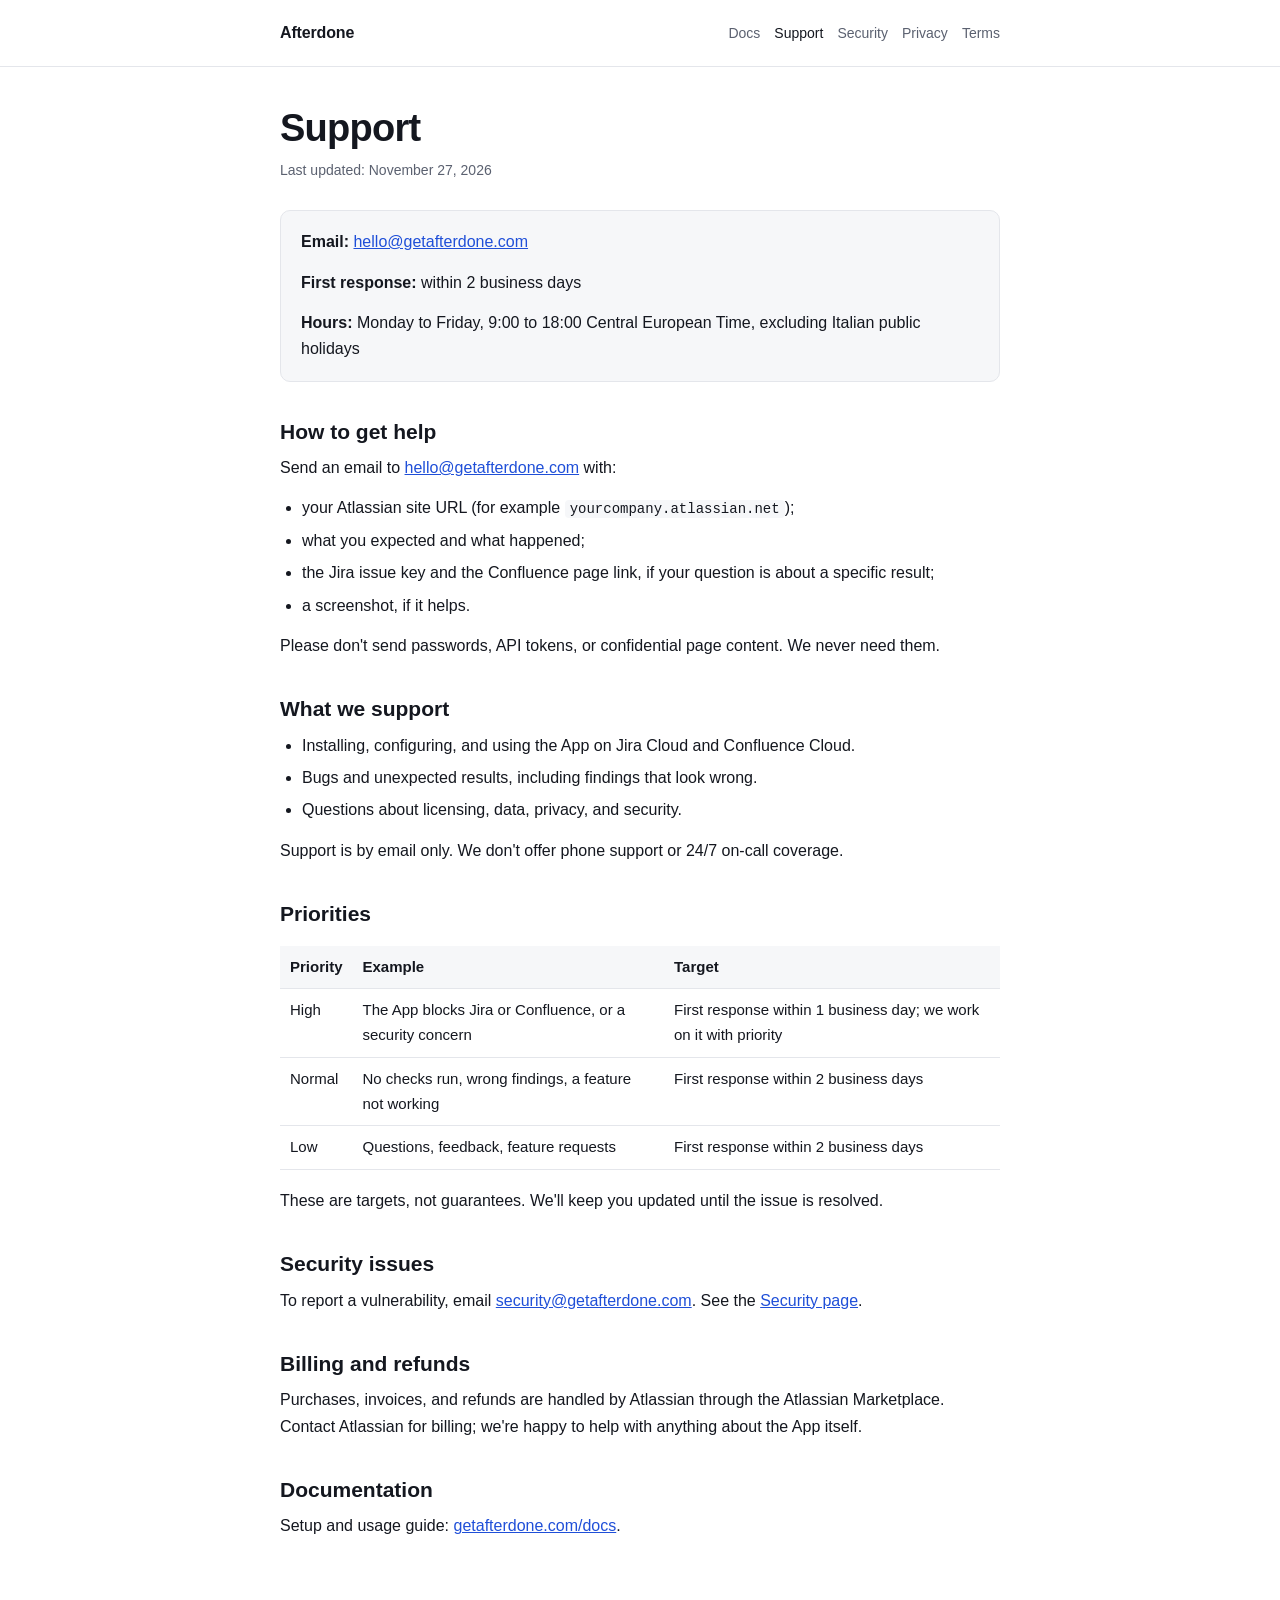
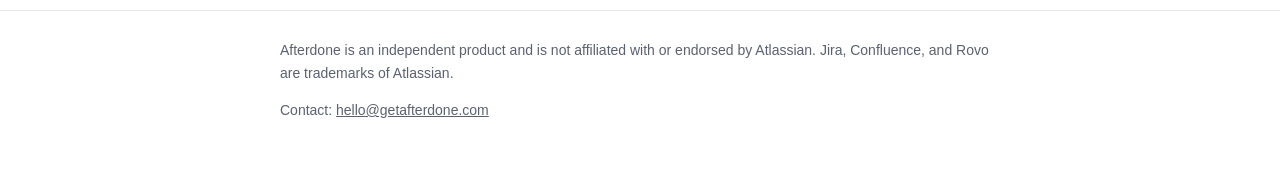
<file: support/index.html>
<!doctype html>
<html lang="en">
<head>
<meta charset="utf-8">
<meta name="viewport" content="width=device-width, initial-scale=1">
<title>Support | Afterdone</title>
<meta name="description" content="Get help with Afterdone by email. First response within 2 business days.">
<link rel="stylesheet" href="/assets/page.css">
</head>
<body>
<header><div class="wrap"><a class="logo" href="/">Afterdone</a><nav><a href="/docs/">Docs</a><a href="/support/" aria-current="page">Support</a><a href="/security/">Security</a><a href="/privacy/">Privacy</a><a href="/terms/">Terms</a></nav></div></header>
<main><div class="wrap">
<h1>Support</h1>
<p class="meta">Last updated: November 27, 2026</p>

<div class="box">
<p><strong>Email:</strong> <a href="mailto:hello@getafterdone.com">hello@getafterdone.com</a></p>
<p><strong>First response:</strong> within 2 business days</p>
<p><strong>Hours:</strong> Monday to Friday, 9:00 to 18:00 Central European Time, excluding Italian public holidays</p>
</div>

<h2>How to get help</h2>
<p>Send an email to <a href="mailto:hello@getafterdone.com">hello@getafterdone.com</a> with:</p>
<ul>
<li>your Atlassian site URL (for example <code>yourcompany.atlassian.net</code>);</li>
<li>what you expected and what happened;</li>
<li>the Jira issue key and the Confluence page link, if your question is about a specific result;</li>
<li>a screenshot, if it helps.</li>
</ul>
<p>Please don't send passwords, API tokens, or confidential page content. We never need them.</p>

<h2>What we support</h2>
<ul>
<li>Installing, configuring, and using the App on Jira Cloud and Confluence Cloud.</li>
<li>Bugs and unexpected results, including findings that look wrong.</li>
<li>Questions about licensing, data, privacy, and security.</li>
</ul>
<p>Support is by email only. We don't offer phone support or 24/7 on-call coverage.</p>

<h2>Priorities</h2>
<div class="tbl"><table>
<tr><th>Priority</th><th>Example</th><th>Target</th></tr>
<tr><td>High</td><td>The App blocks Jira or Confluence, or a security concern</td><td>First response within 1 business day; we work on it with priority</td></tr>
<tr><td>Normal</td><td>No checks run, wrong findings, a feature not working</td><td>First response within 2 business days</td></tr>
<tr><td>Low</td><td>Questions, feedback, feature requests</td><td>First response within 2 business days</td></tr>
</table></div>
<p>These are targets, not guarantees. We'll keep you updated until the issue is resolved.</p>

<h2>Security issues</h2>
<p>To report a vulnerability, email <a href="mailto:security@getafterdone.com">security@getafterdone.com</a>. See the <a href="/security/">Security page</a>.</p>

<h2>Billing and refunds</h2>
<p>Purchases, invoices, and refunds are handled by Atlassian through the Atlassian Marketplace. Contact Atlassian for billing; we're happy to help with anything about the App itself.</p>

<h2>Documentation</h2>
<p>Setup and usage guide: <a href="/docs/">getafterdone.com/docs</a>.</p>
</div></main>
<footer><div class="wrap">
<p>Afterdone is an independent product and is not affiliated with or endorsed by Atlassian. Jira, Confluence, and Rovo are trademarks of Atlassian.</p>
<p>Contact: <a href="mailto:hello@getafterdone.com">hello@getafterdone.com</a></p>
</div></footer>
</body>
</html>
</file>
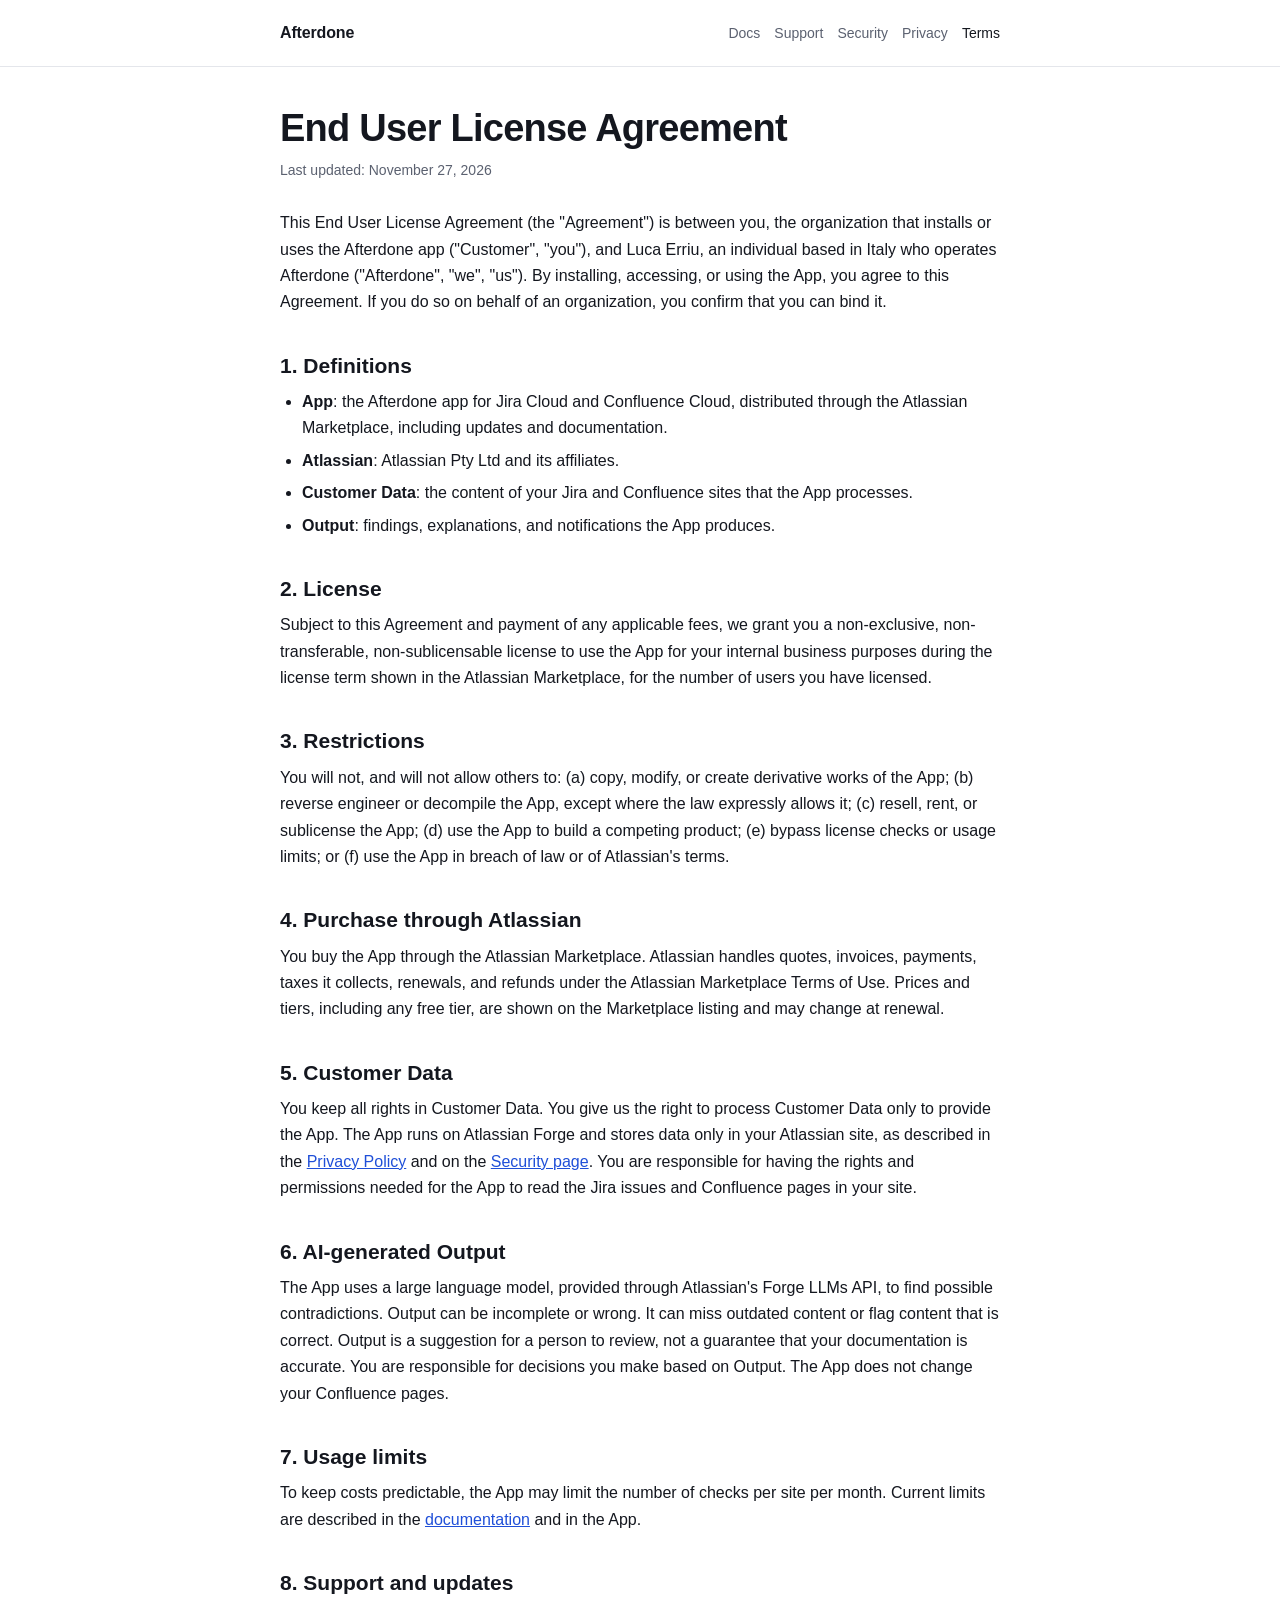
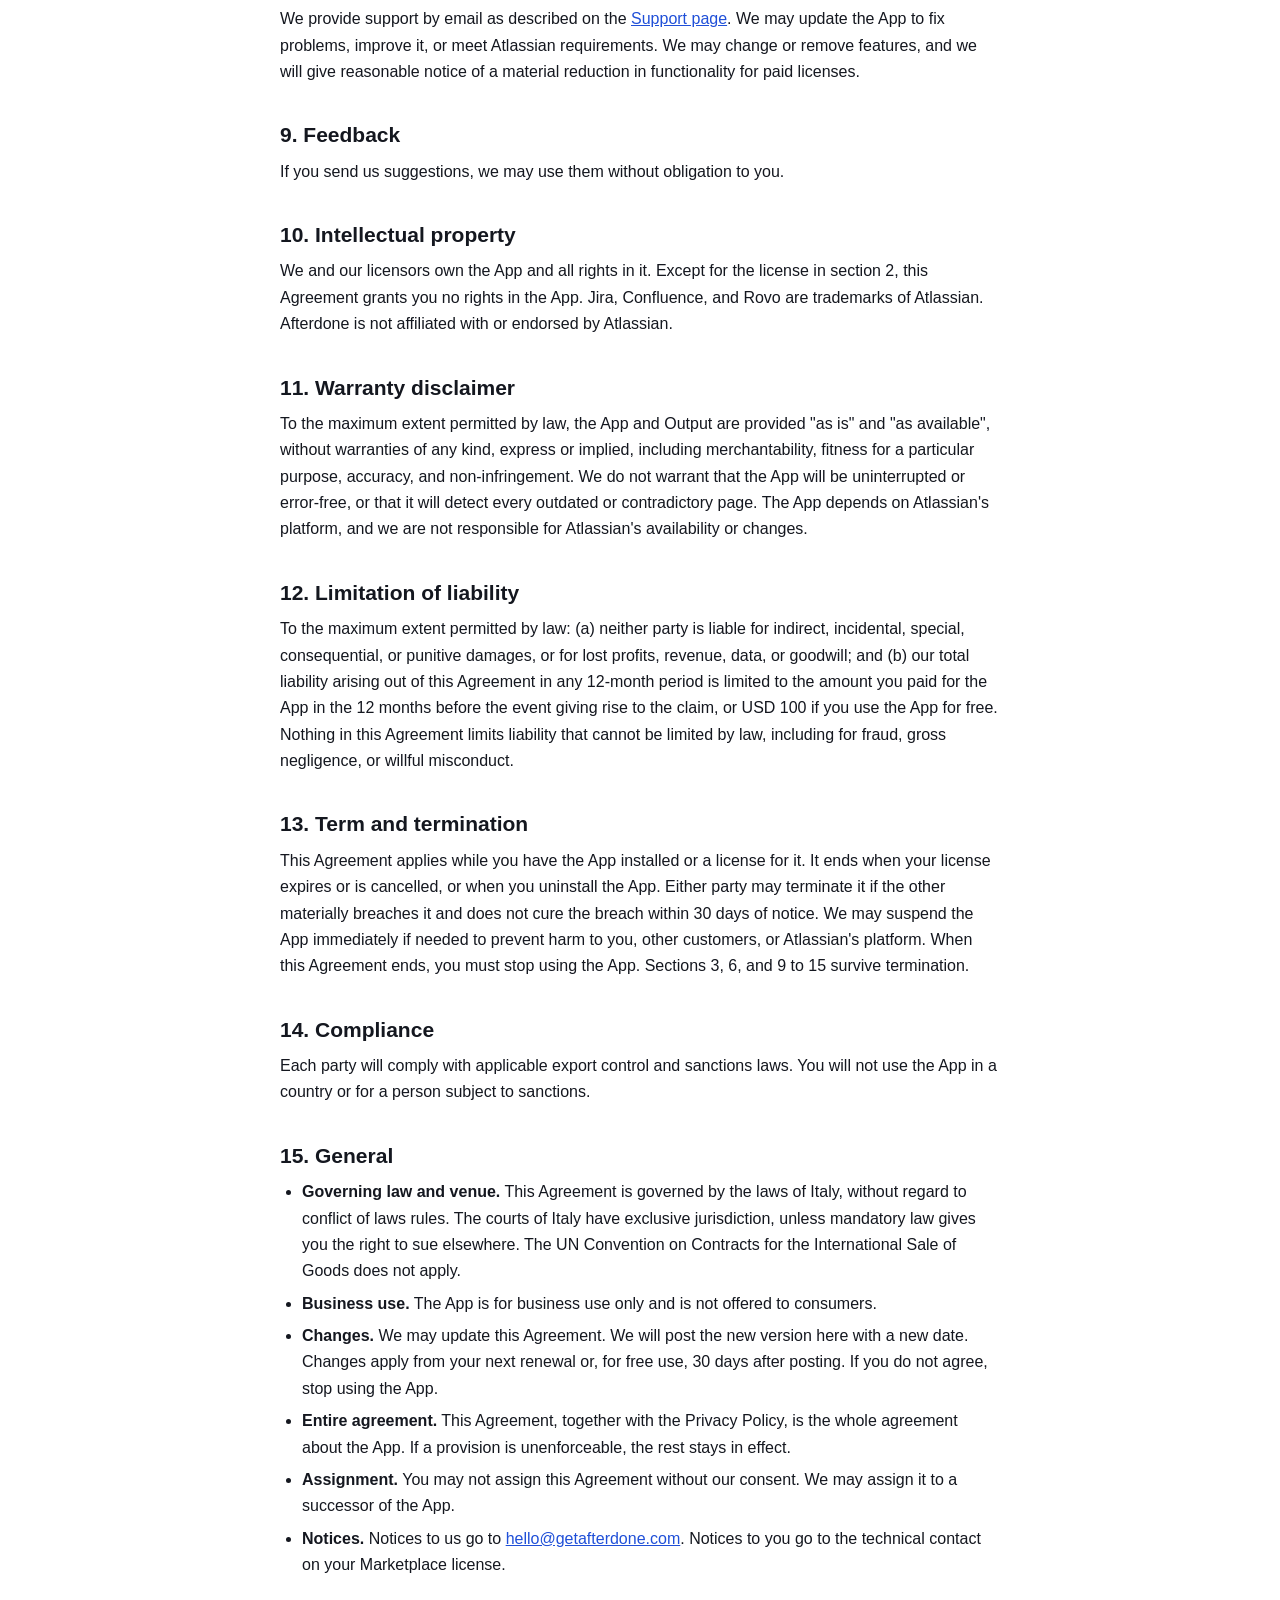
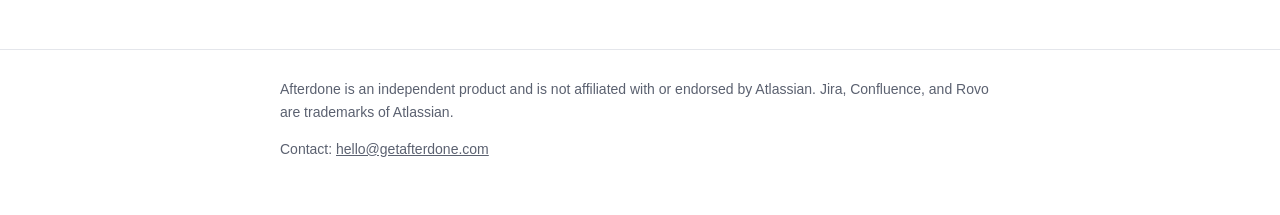
<file: terms/index.html>
<!doctype html>
<html lang="en">
<head>
<meta charset="utf-8">
<meta name="viewport" content="width=device-width, initial-scale=1">
<title>End User License Agreement | Afterdone</title>
<meta name="description" content="Terms for using the Afterdone app for Jira and Confluence Cloud.">
<link rel="stylesheet" href="/assets/page.css">
</head>
<body>
<header><div class="wrap"><a class="logo" href="/">Afterdone</a><nav><a href="/docs/">Docs</a><a href="/support/">Support</a><a href="/security/">Security</a><a href="/privacy/">Privacy</a><a href="/terms/" aria-current="page">Terms</a></nav></div></header>
<main><div class="wrap">
<h1>End User License Agreement</h1>
<p class="meta">Last updated: November 27, 2026</p>

<p>This End User License Agreement (the "Agreement") is between you, the organization that installs or uses the Afterdone app ("Customer", "you"), and Luca Erriu, an individual based in Italy who operates Afterdone ("Afterdone", "we", "us"). By installing, accessing, or using the App, you agree to this Agreement. If you do so on behalf of an organization, you confirm that you can bind it.</p>

<h2>1. Definitions</h2>
<ul>
<li><strong>App</strong>: the Afterdone app for Jira Cloud and Confluence Cloud, distributed through the Atlassian Marketplace, including updates and documentation.</li>
<li><strong>Atlassian</strong>: Atlassian Pty Ltd and its affiliates.</li>
<li><strong>Customer Data</strong>: the content of your Jira and Confluence sites that the App processes.</li>
<li><strong>Output</strong>: findings, explanations, and notifications the App produces.</li>
</ul>

<h2>2. License</h2>
<p>Subject to this Agreement and payment of any applicable fees, we grant you a non-exclusive, non-transferable, non-sublicensable license to use the App for your internal business purposes during the license term shown in the Atlassian Marketplace, for the number of users you have licensed.</p>

<h2>3. Restrictions</h2>
<p>You will not, and will not allow others to: (a) copy, modify, or create derivative works of the App; (b) reverse engineer or decompile the App, except where the law expressly allows it; (c) resell, rent, or sublicense the App; (d) use the App to build a competing product; (e) bypass license checks or usage limits; or (f) use the App in breach of law or of Atlassian's terms.</p>

<h2>4. Purchase through Atlassian</h2>
<p>You buy the App through the Atlassian Marketplace. Atlassian handles quotes, invoices, payments, taxes it collects, renewals, and refunds under the Atlassian Marketplace Terms of Use. Prices and tiers, including any free tier, are shown on the Marketplace listing and may change at renewal.</p>

<h2>5. Customer Data</h2>
<p>You keep all rights in Customer Data. You give us the right to process Customer Data only to provide the App. The App runs on Atlassian Forge and stores data only in your Atlassian site, as described in the <a href="/privacy/">Privacy Policy</a> and on the <a href="/security/">Security page</a>. You are responsible for having the rights and permissions needed for the App to read the Jira issues and Confluence pages in your site.</p>

<h2>6. AI-generated Output</h2>
<p>The App uses a large language model, provided through Atlassian's Forge LLMs API, to find possible contradictions. Output can be incomplete or wrong. It can miss outdated content or flag content that is correct. Output is a suggestion for a person to review, not a guarantee that your documentation is accurate. You are responsible for decisions you make based on Output. The App does not change your Confluence pages.</p>

<h2>7. Usage limits</h2>
<p>To keep costs predictable, the App may limit the number of checks per site per month. Current limits are described in the <a href="/docs/">documentation</a> and in the App.</p>

<h2>8. Support and updates</h2>
<p>We provide support by email as described on the <a href="/support/">Support page</a>. We may update the App to fix problems, improve it, or meet Atlassian requirements. We may change or remove features, and we will give reasonable notice of a material reduction in functionality for paid licenses.</p>

<h2>9. Feedback</h2>
<p>If you send us suggestions, we may use them without obligation to you.</p>

<h2>10. Intellectual property</h2>
<p>We and our licensors own the App and all rights in it. Except for the license in section 2, this Agreement grants you no rights in the App. Jira, Confluence, and Rovo are trademarks of Atlassian. Afterdone is not affiliated with or endorsed by Atlassian.</p>

<h2>11. Warranty disclaimer</h2>
<p>To the maximum extent permitted by law, the App and Output are provided "as is" and "as available", without warranties of any kind, express or implied, including merchantability, fitness for a particular purpose, accuracy, and non-infringement. We do not warrant that the App will be uninterrupted or error-free, or that it will detect every outdated or contradictory page. The App depends on Atlassian's platform, and we are not responsible for Atlassian's availability or changes.</p>

<h2>12. Limitation of liability</h2>
<p>To the maximum extent permitted by law: (a) neither party is liable for indirect, incidental, special, consequential, or punitive damages, or for lost profits, revenue, data, or goodwill; and (b) our total liability arising out of this Agreement in any 12-month period is limited to the amount you paid for the App in the 12 months before the event giving rise to the claim, or USD 100 if you use the App for free. Nothing in this Agreement limits liability that cannot be limited by law, including for fraud, gross negligence, or willful misconduct.</p>

<h2>13. Term and termination</h2>
<p>This Agreement applies while you have the App installed or a license for it. It ends when your license expires or is cancelled, or when you uninstall the App. Either party may terminate it if the other materially breaches it and does not cure the breach within 30 days of notice. We may suspend the App immediately if needed to prevent harm to you, other customers, or Atlassian's platform. When this Agreement ends, you must stop using the App. Sections 3, 6, and 9 to 15 survive termination.</p>

<h2>14. Compliance</h2>
<p>Each party will comply with applicable export control and sanctions laws. You will not use the App in a country or for a person subject to sanctions.</p>

<h2>15. General</h2>
<ul>
<li><strong>Governing law and venue.</strong> This Agreement is governed by the laws of Italy, without regard to conflict of laws rules. The courts of Italy have exclusive jurisdiction, unless mandatory law gives you the right to sue elsewhere. The UN Convention on Contracts for the International Sale of Goods does not apply.</li>
<li><strong>Business use.</strong> The App is for business use only and is not offered to consumers.</li>
<li><strong>Changes.</strong> We may update this Agreement. We will post the new version here with a new date. Changes apply from your next renewal or, for free use, 30 days after posting. If you do not agree, stop using the App.</li>
<li><strong>Entire agreement.</strong> This Agreement, together with the Privacy Policy, is the whole agreement about the App. If a provision is unenforceable, the rest stays in effect.</li>
<li><strong>Assignment.</strong> You may not assign this Agreement without our consent. We may assign it to a successor of the App.</li>
<li><strong>Notices.</strong> Notices to us go to <a href="mailto:hello@getafterdone.com">hello@getafterdone.com</a>. Notices to you go to the technical contact on your Marketplace license.</li>
</ul>
</div></main>
<footer><div class="wrap">
<p>Afterdone is an independent product and is not affiliated with or endorsed by Atlassian. Jira, Confluence, and Rovo are trademarks of Atlassian.</p>
<p>Contact: <a href="mailto:hello@getafterdone.com">hello@getafterdone.com</a></p>
</div></footer>
</body>
</html>
</file>
<file: assets/page.css>
:root{--ink:#14171f;--muted:#5b6170;--line:#e4e6eb;--bg:#fff;--soft:#f6f7f9;--accent:#1f4fd8}
@media (prefers-color-scheme:dark){:root{--ink:#e8eaf0;--muted:#a3a9b8;--line:#2c313c;--bg:#12151b;--soft:#1a1e26;--accent:#7aa0ff}}
*{box-sizing:border-box}
body{margin:0;background:var(--bg);color:var(--ink);font:16px/1.65 -apple-system,BlinkMacSystemFont,"Segoe UI",Inter,Roboto,Helvetica,Arial,sans-serif}
.wrap{max-width:760px;margin:0 auto;padding:0 20px}
header{padding:20px 0;border-bottom:1px solid var(--line)}
header .wrap{display:flex;flex-wrap:wrap;gap:8px 20px;align-items:center;justify-content:space-between}
.logo{font-weight:700;letter-spacing:-.01em;color:var(--ink);text-decoration:none}
nav a{color:var(--muted);text-decoration:none;font-size:14px;margin-left:14px}
nav a:first-child{margin-left:0}
nav a:hover,nav a[aria-current]{color:var(--ink)}
main{padding:40px 0 56px}
h1{font-size:clamp(28px,5vw,38px);line-height:1.15;letter-spacing:-.02em;margin:0 0 8px}
h2{font-size:21px;line-height:1.3;margin:36px 0 10px}
h3{font-size:17px;margin:24px 0 8px}
p,ul,ol{margin:0 0 14px}
ul,ol{padding-left:22px}
li{margin:0 0 6px}
a{color:var(--accent)}
.meta{color:var(--muted);font-size:14px;margin-bottom:28px}
.box{background:var(--soft);border:1px solid var(--line);border-radius:10px;padding:18px 20px;margin:20px 0}
.box p:last-child,.box ul:last-child{margin-bottom:0}
table{width:100%;border-collapse:collapse;margin:8px 0 18px;font-size:15px}
th,td{text-align:left;vertical-align:top;padding:9px 10px;border-bottom:1px solid var(--line)}
th{font-weight:600;background:var(--soft)}
.tbl{overflow-x:auto}
code{font:14px/1.4 ui-monospace,SFMono-Regular,Menlo,Consolas,monospace;background:var(--soft);padding:1px 5px;border-radius:4px}
footer{padding:28px 0 40px;border-top:1px solid var(--line);font-size:14px;color:var(--muted)}
footer a{color:inherit}
</file>
